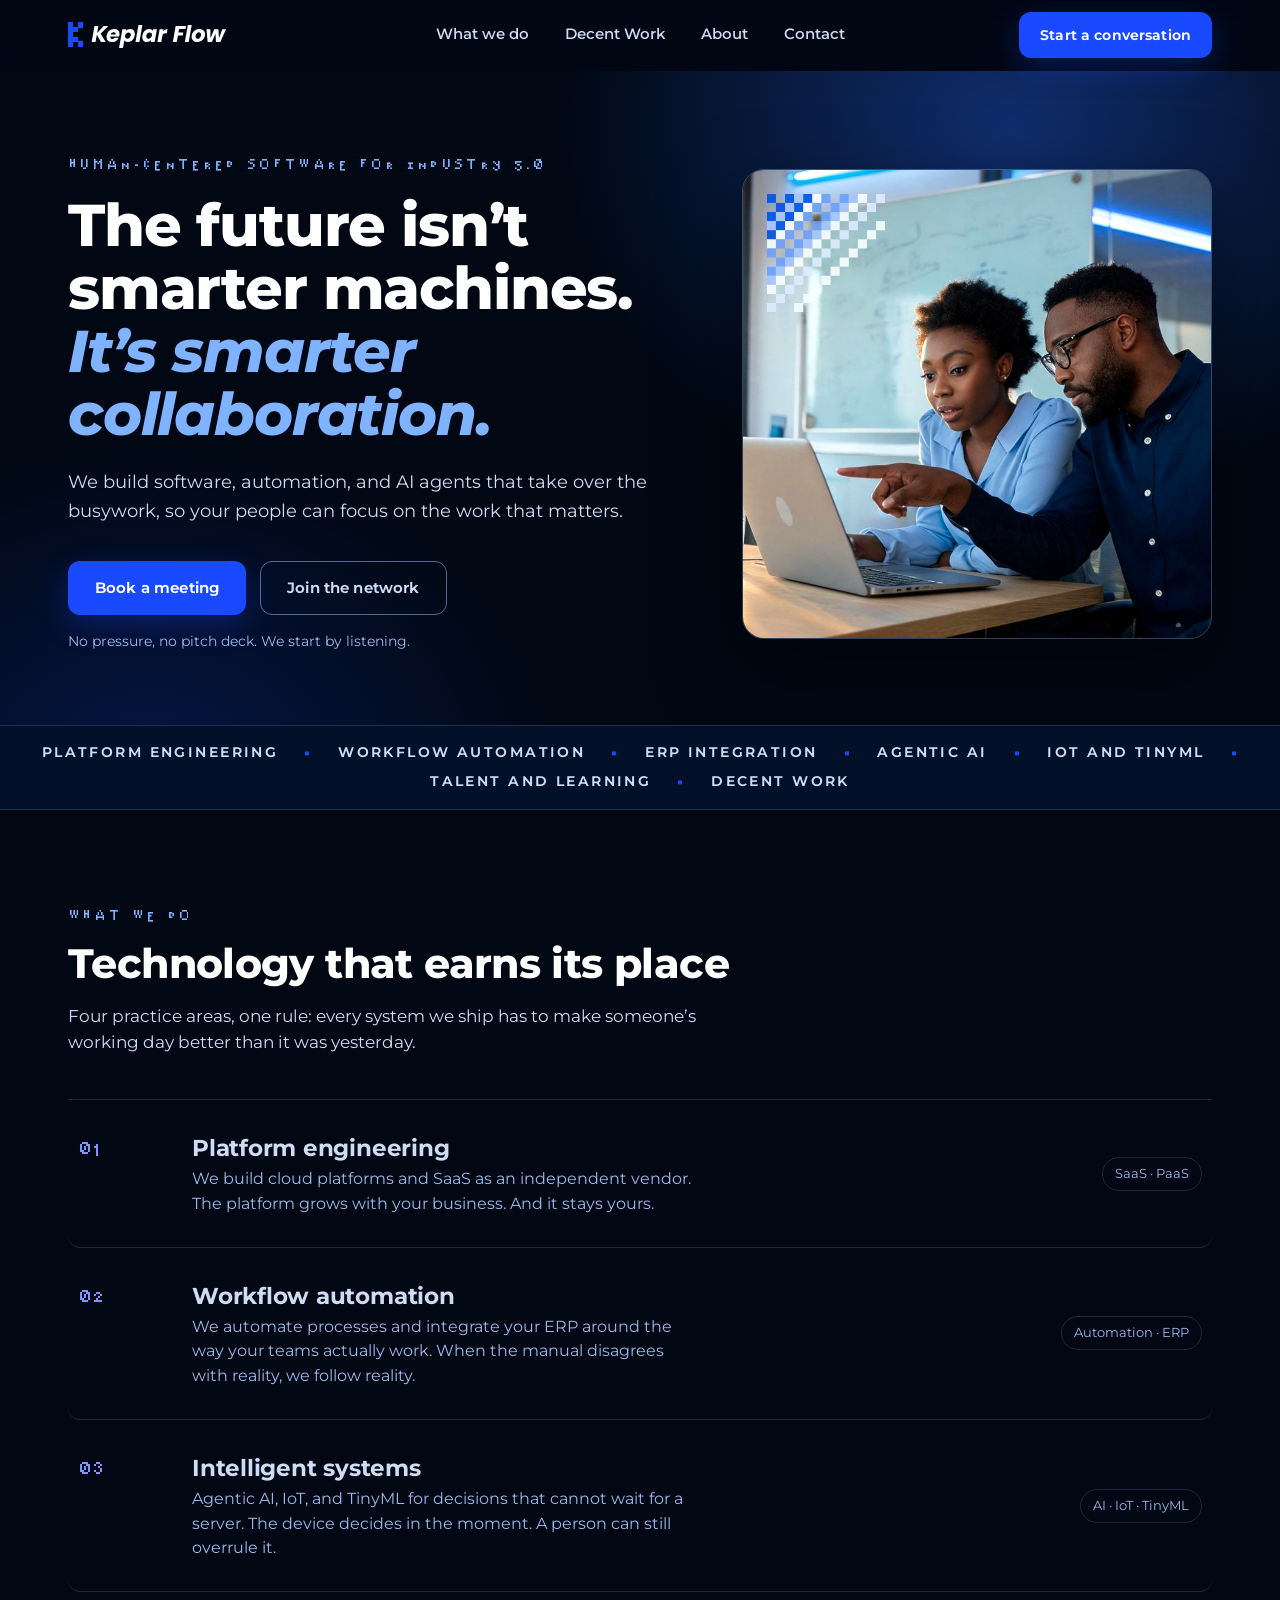
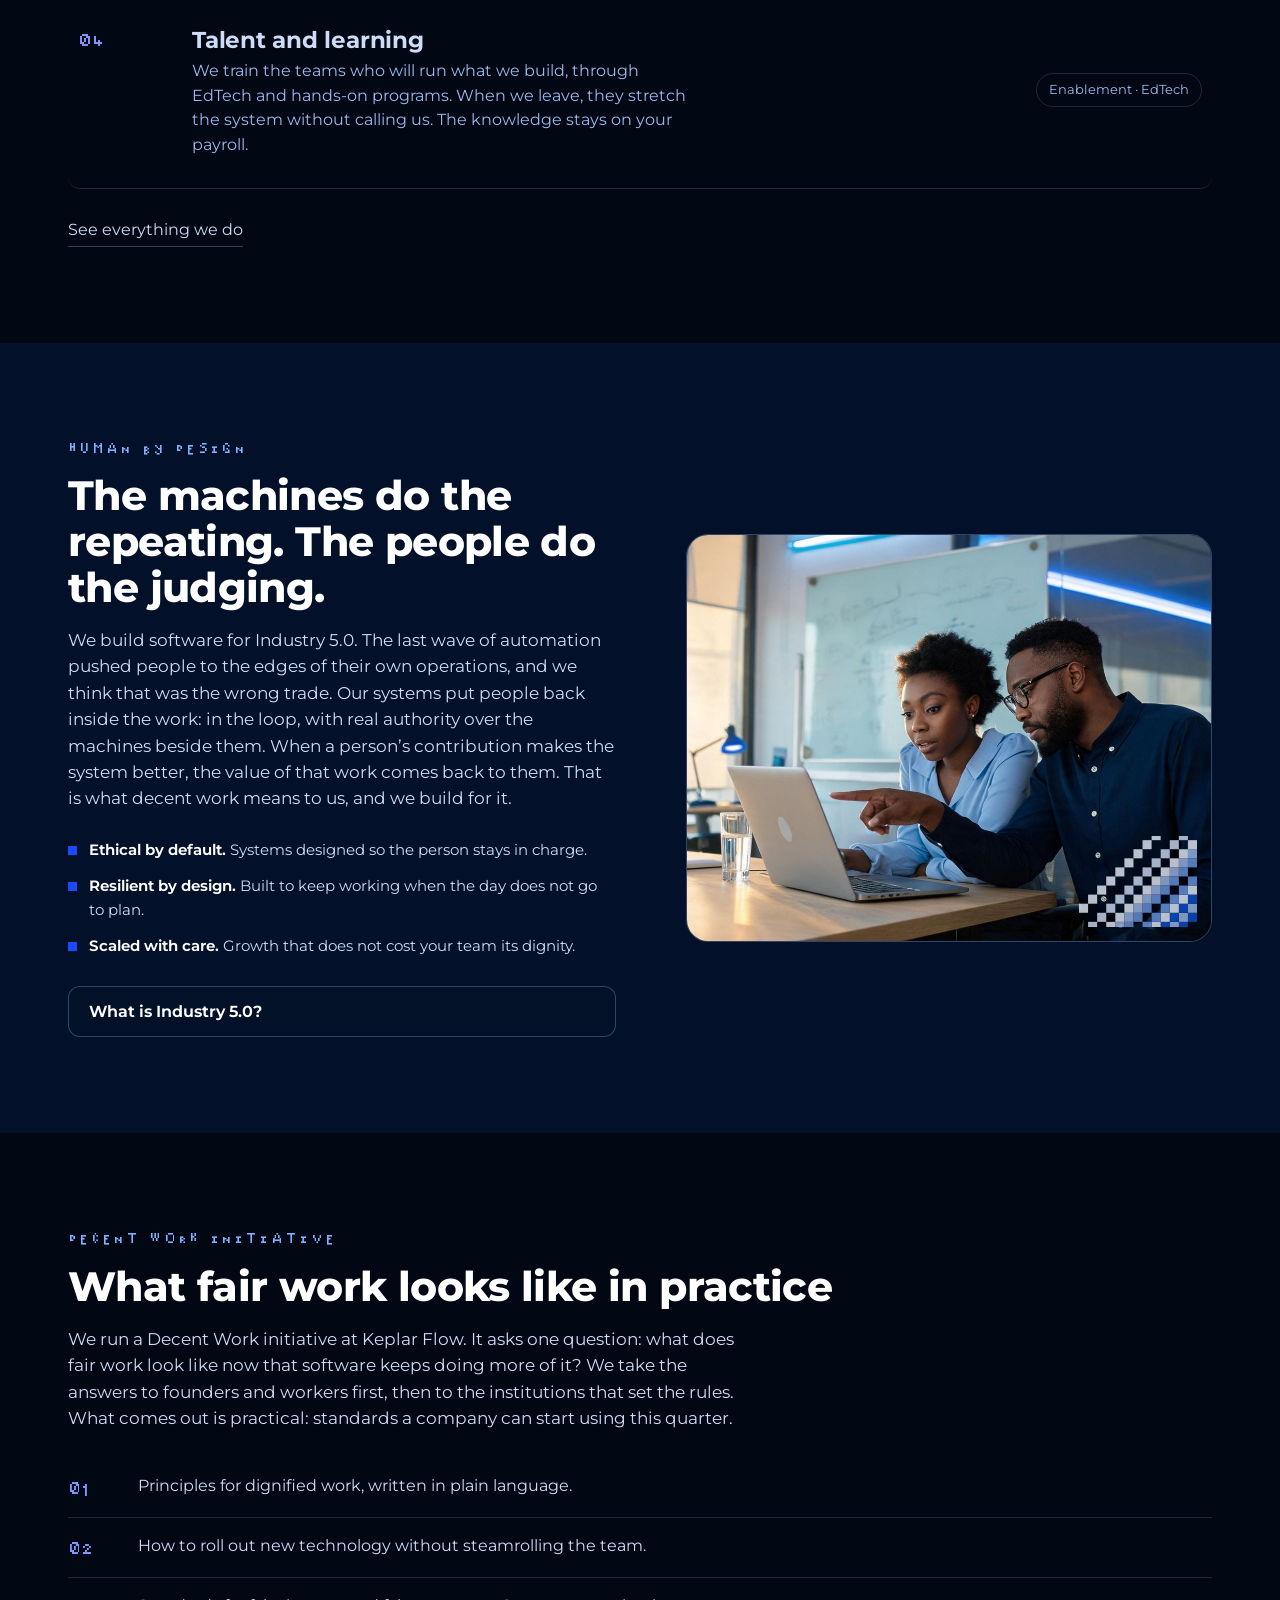
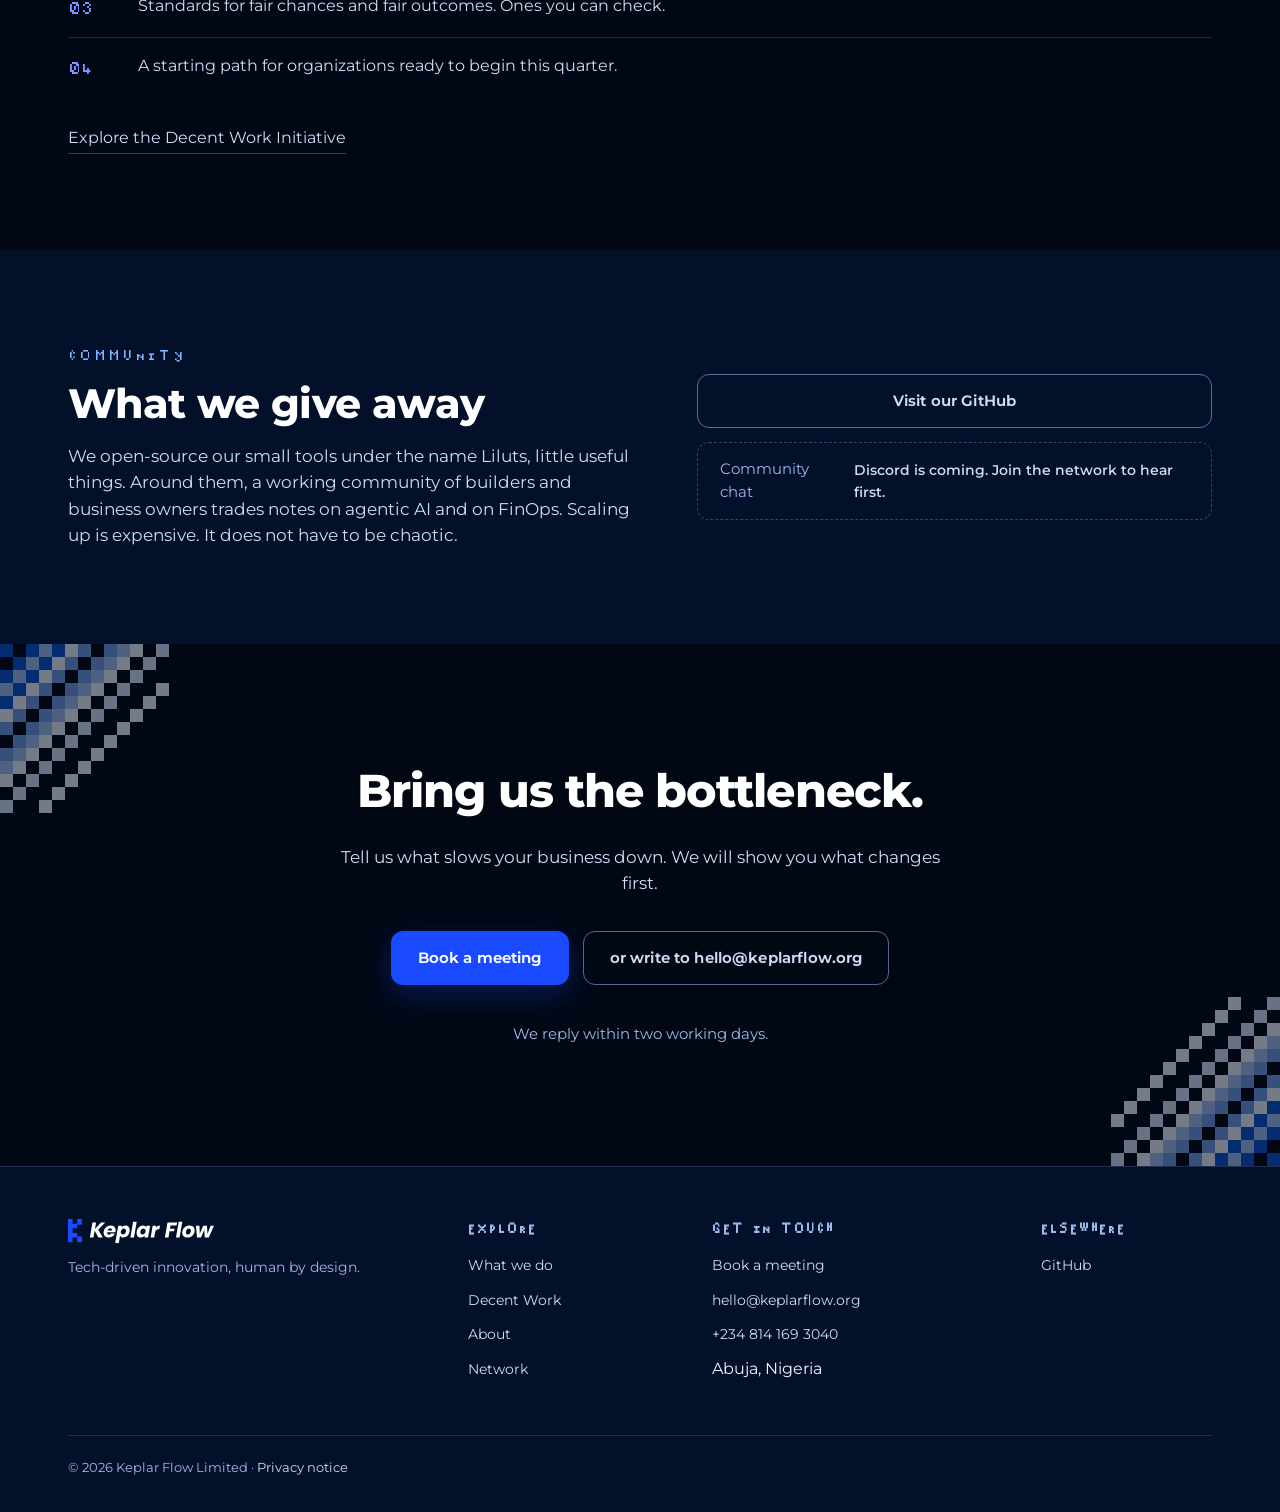
<file: docs/index.html>
<!doctype html>
<html lang="en">
<head>
<meta charset="utf-8">
<meta name="viewport" content="width=device-width, initial-scale=1">
<title>Keplar Flow | Software for Industry 5.0, built in Abuja</title>
<meta name="description" content="A software company in Abuja. We build platforms, automation and AI agents for Industry 5.0: the machines do the repeating, the people do the judging.">
<meta name="theme-color" content="#010814">
<meta property="og:type" content="website">
<meta property="og:title" content="Keplar Flow | Software for Industry 5.0, built in Abuja">
<meta property="og:description" content="Software for Industry 5.0, with the human securely in the loop. Platforms, automation, agentic AI. Built in Abuja.">
<meta property="og:url" content="https://keplarflow.org/">
<meta property="og:image" content="https://keplarflow.org/assets/img/og-image.png">
<meta name="twitter:card" content="summary_large_image">
<link rel="icon" href="assets/img/favicon.ico" sizes="any">
<link rel="icon" type="image/png" sizes="512x512" href="assets/img/favicon-512.png">
<link rel="apple-touch-icon" href="assets/img/apple-touch-icon.png">
<script>document.documentElement.classList.add('js');</script>
<link rel="stylesheet" href="assets/css/main.css">
<script type="application/ld+json">
{
  "@context": "https://schema.org",
  "@type": "Organization",
  "name": "Keplar Flow Limited",
  "url": "https://keplarflow.org/",
  "logo": "https://keplarflow.org/assets/img/logo-primary-white.svg",
  "email": "hello@keplarflow.org",
  "telephone": "+234 814 169 3040",
  "address": {
    "@type": "PostalAddress",
    "addressLocality": "Abuja",
    "addressCountry": "NG"
  },
  "sameAs": ["https://github.com/Keplar-Flow-ltd"]
}
</script>
<link rel="canonical" href="https://keplarflow.org/">
</head>
<body>
<a class="skip" href="#main">Skip to main content</a>

<header class="topnav" id="topnav">
  <div class="bar">
    <a class="brand" href="index.html" aria-label="Keplar Flow, home">
      <img src="assets/img/logo-primary-white.svg" alt="Keplar Flow">
    </a>
    <nav class="links" id="navlinks" aria-label="Main">
      <a href="what-we-do/">What we do</a>
      <a href="decent-work/">Decent Work</a>
      <a href="about/">About</a>
      <a href="contact/">Contact</a>
    </nav>
    <div style="display:flex;gap:12px;align-items:center">
      <button class="navtoggle" id="navtoggle" aria-expanded="false" aria-controls="navlinks">Menu</button>
      <a class="btn btn-primary cta" href="mailto:hello@keplarflow.org">Start a conversation</a>
    </div>
  </div>
</header>

<main id="main">

  <!-- 1 HERO -->
  <section class="hero">
    <div class="glow"></div>
    <div class="glow2"></div>
    <div class="wrap">
      <div class="cols">
        <div>
          <p class="kicker rv">Human-centered software for Industry 5.0</p>
          <h1 class="rv">The future isn&rsquo;t smarter machines. <em>It&rsquo;s smarter collaboration.</em></h1>
          <p class="sub rv">We build software, automation, and AI agents that take over the busywork, so your people can focus on the work that matters.</p>
          <div class="actions rv">
            <a class="btn btn-primary" href="schedule/">Book a meeting</a>
            <a class="btn btn-ghost" href="network/">Join the network</a>
          </div>
          <p class="note rv">No pressure, no pitch deck. We start by listening.</p>
        </div>
        <div class="art rv">
          <div class="corner" aria-hidden="true"><img src="assets/img/flow-dither-corner.svg" alt=""></div>
          <div class="frame">
            <img src="assets/img/human-collab.jpg" alt="A woman and a man at a desk look at a laptop together while he points at the screen. A whiteboard fills the wall behind them." width="1400" height="786" fetchpriority="high">
          </div>
        </div>
      </div>
    </div>
  </section>

  <!-- 2 LABELS STRIP (static list, single copy, no animation) -->
  <div class="strip">
    <ul>
      <li>Platform engineering <span class="sq" aria-hidden="true">&#9632;</span></li>
      <li>Workflow automation <span class="sq" aria-hidden="true">&#9632;</span></li>
      <li>ERP integration <span class="sq" aria-hidden="true">&#9632;</span></li>
      <li>Agentic AI <span class="sq" aria-hidden="true">&#9632;</span></li>
      <li>IoT and TinyML <span class="sq" aria-hidden="true">&#9632;</span></li>
      <li>Talent and learning <span class="sq" aria-hidden="true">&#9632;</span></li>
      <li>Decent work</li>
    </ul>
  </div>

  <!-- 3 WHAT WE DO -->
  <section class="sect" id="what" aria-labelledby="what-t">
    <div class="wrap">
      <div class="kicker">What we do</div>
      <h2 class="t" id="what-t">Technology that earns its place</h2>
      <p class="lead">Four practice areas, one rule: every system we ship has to make someone&rsquo;s working day better than it was yesterday.</p>
      <div class="rows">
        <div class="row rv">
          <div class="n">01</div>
          <div>
            <h3><a href="what-we-do/#platform">Platform engineering</a></h3>
            <p>We build cloud platforms and SaaS as an independent vendor. The platform grows with your business. And it stays yours.</p>
          </div>
          <div class="tag">SaaS &middot; PaaS</div>
        </div>
        <div class="row rv">
          <div class="n">02</div>
          <div>
            <h3><a href="what-we-do/#automation">Workflow automation</a></h3>
            <p>We automate processes and integrate your ERP around the way your teams actually work. When the manual disagrees with reality, we follow reality.</p>
          </div>
          <div class="tag">Automation &middot; ERP</div>
        </div>
        <div class="row rv">
          <div class="n">03</div>
          <div>
            <h3><a href="what-we-do/#intelligent-systems">Intelligent systems</a></h3>
            <p>Agentic AI, IoT, and TinyML for decisions that cannot wait for a server. The device decides in the moment. A person can still overrule it.</p>
          </div>
          <div class="tag">AI &middot; IoT &middot; TinyML</div>
        </div>
        <div class="row rv">
          <div class="n">04</div>
          <div>
            <h3><a href="what-we-do/#talent">Talent and learning</a></h3>
            <p>We train the teams who will run what we build, through EdTech and hands-on programs. When we leave, they stretch the system without calling us. The knowledge stays on your payroll.</p>
          </div>
          <div class="tag">Enablement &middot; EdTech</div>
        </div>
      </div>
      <p class="more rv"><a href="what-we-do/">See everything we do</a></p>
    </div>
  </section>

  <!-- 4 HUMAN BY DESIGN -->
  <section class="sect alt" id="human" aria-labelledby="human-t">
    <div class="wrap">
      <div class="split">
        <div>
          <div class="kicker">Human by design</div>
          <h2 class="t" id="human-t">The machines do the repeating. The people do the judging.</h2>
          <p class="lead">We build software for Industry 5.0. The last wave of automation pushed people to the edges of their own operations, and we think that was the wrong trade. Our systems put people back inside the work: in the loop, with real authority over the machines beside them. When a person&rsquo;s contribution makes the system better, the value of that work comes back to them. That is what decent work means to us, and we build for it.</p>
          <div class="ticks">
            <div class="tick"><i aria-hidden="true"></i><span><b>Ethical by default.</b> Systems designed so the person stays in charge.</span></div>
            <div class="tick"><i aria-hidden="true"></i><span><b>Resilient by design.</b> Built to keep working when the day does not go to plan.</span></div>
            <div class="tick"><i aria-hidden="true"></i><span><b>Scaled with care.</b> Growth that does not cost your team its dignity.</span></div>
          </div>
          <details class="whatis">
            <summary>What is Industry 5.0?</summary>
            <p class="body">Industry 4.0 connected workplaces through automation and data. Industry 5.0 adds the human layer: technology that serves workers, supports sustainability, and stays resilient when conditions change.</p>
          </details>
        </div>
        <div class="media rv">
          <img src="assets/img/human-collab.jpg" alt="A woman and a man at a desk look at a laptop together while he points at the screen. A whiteboard fills the wall behind them." width="1400" height="786" loading="lazy">
          <div class="corner" aria-hidden="true"><img src="assets/img/flow-dither-corner.svg" alt=""></div>
        </div>
      </div>
    </div>
  </section>

  <!-- 5 DECENT WORK TEASER -->
  <section class="sect" id="decent-work" aria-labelledby="dw-t">
    <div class="wrap">
      <div class="kicker">Decent Work Initiative</div>
      <h2 class="t" id="dw-t">What fair work looks like in practice</h2>
      <p class="lead">We run a Decent Work initiative at Keplar Flow. It asks one question: what does fair work look like now that software keeps doing more of it? We take the answers to founders and workers first, then to the institutions that set the rules. What comes out is practical: standards a company can start using this quarter.</p>
      <div class="dlist">
        <div class="d"><span>01</span> Principles for dignified work, written in plain language.</div>
        <div class="d"><span>02</span> How to roll out new technology without steamrolling the team.</div>
        <div class="d"><span>03</span> Standards for fair chances and fair outcomes. Ones you can check.</div>
        <div class="d"><span>04</span> A starting path for organizations ready to begin this quarter.</div>
      </div>
      <p class="more"><a href="decent-work/">Explore the Decent Work Initiative</a></p>
    </div>
  </section>

  <!-- 6 COMMUNITY -->
  <section class="sect alt" id="community" aria-labelledby="com-t">
    <div class="wrap">
      <div class="community">
        <div>
          <div class="kicker">Community</div>
          <h2 class="t" id="com-t">What we give away</h2>
          <p class="lead">We open-source our small tools under the name Liluts, little useful things. Around them, a working community of builders and business owners trades notes on agentic AI and on FinOps. Scaling up is expensive. It does not have to be chaotic.</p>
        </div>
        <div class="actions-col rv">
          <a class="btn btn-ghost" href="https://github.com/Keplar-Flow-ltd" rel="noopener">Visit our GitHub</a>
          <div class="soon chat"><span>Community chat</span><b><a href="network/">Discord is coming. Join the network to hear first.</a></b></div>
        </div>
      </div>
    </div>
  </section>

  <!-- 7 CLOSING BAND -->
  <section class="contact" aria-labelledby="close-t">
    <div class="corner-tl" aria-hidden="true"><img src="assets/img/flow-dither-corner.svg" alt=""></div>
    <div class="corner-br" aria-hidden="true"><img src="assets/img/flow-dither-corner.svg" alt=""></div>
    <div class="wrap">
      <h2 class="rv" id="close-t">Bring us the bottleneck.</h2>
      <p class="sub rv">Tell us what slows your business down. We will show you what changes first.</p>
      <div class="actions rv">
        <a class="btn btn-primary" href="schedule/">Book a meeting</a>
        <a class="btn btn-ghost" href="mailto:hello@keplarflow.org">or write to hello@keplarflow.org</a>
      </div>
      <div class="lines rv">
        <span>We reply within two working days.</span>
      </div>
    </div>
  </section>

</main>

<footer class="site">
  <div class="wrap">
    <div class="cols fcols">
      <div class="brand">
        <img src="assets/img/logo-primary-white.svg" alt="Keplar Flow">
        <p class="tag">Tech-driven innovation, human by design.</p>
      </div>
      <div>
        <h4>Explore</h4>
        <ul>
          <li><a href="what-we-do/">What we do</a></li>
          <li><a href="decent-work/">Decent Work</a></li>
          <li><a href="about/">About</a></li>
          <li><a href="network/">Network</a></li>
        </ul>
      </div>
      <div>
        <h4>Get in touch</h4>
        <ul>
          <li><a href="schedule/">Book a meeting</a></li>
          <li><a href="mailto:hello@keplarflow.org">hello@keplarflow.org</a></li>
          <li><a href="tel:+2348141693040">+234 814 169 3040</a></li>
          <li>Abuja, Nigeria</li>
        </ul>
      </div>
      <div>
        <h4>Elsewhere</h4>
        <ul>
          <li><a href="https://github.com/Keplar-Flow-ltd" rel="noopener">GitHub</a></li>
        </ul>
      </div>
    </div>
    <div class="base">
      <p>&copy; 2026 Keplar Flow Limited &middot; <a href="privacy/">Privacy notice</a></p>
    </div>
  </div>
</footer>

<script src="assets/js/main.js"></script>
</body>
</html>
</file>
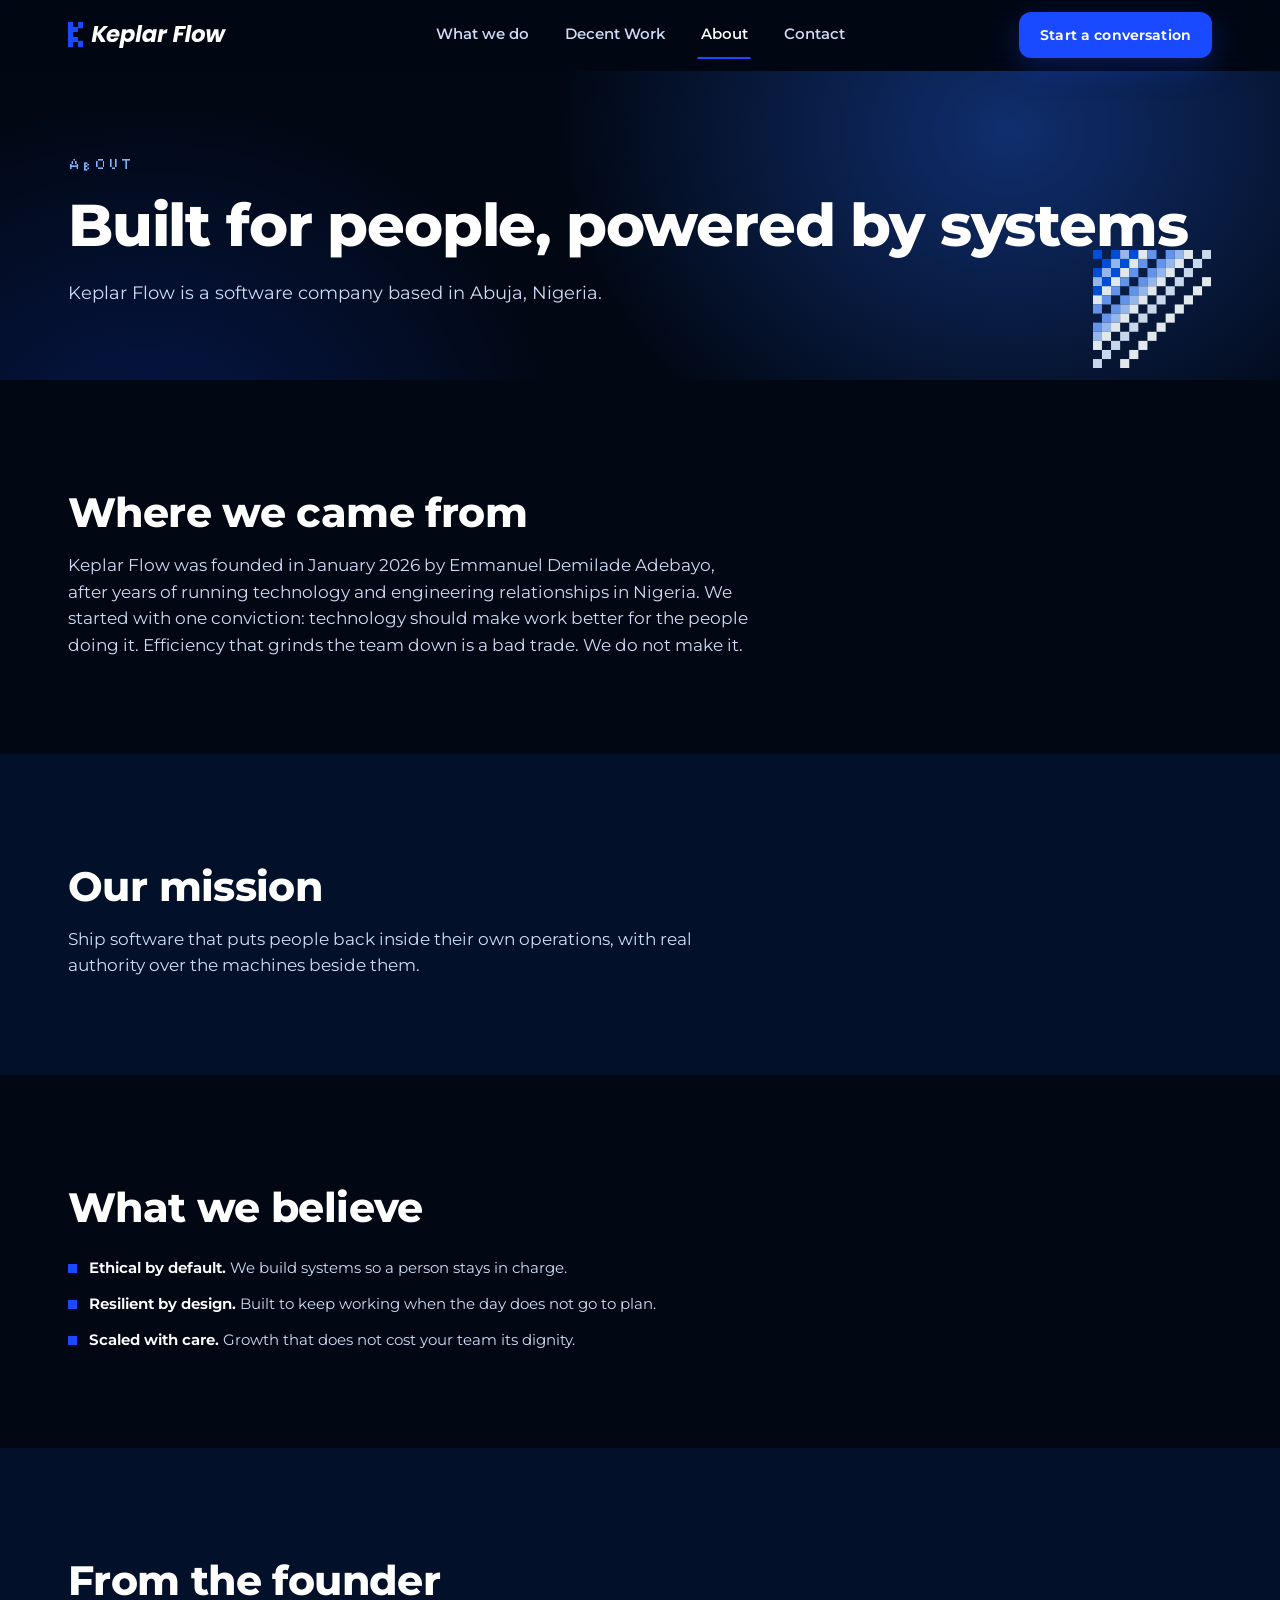
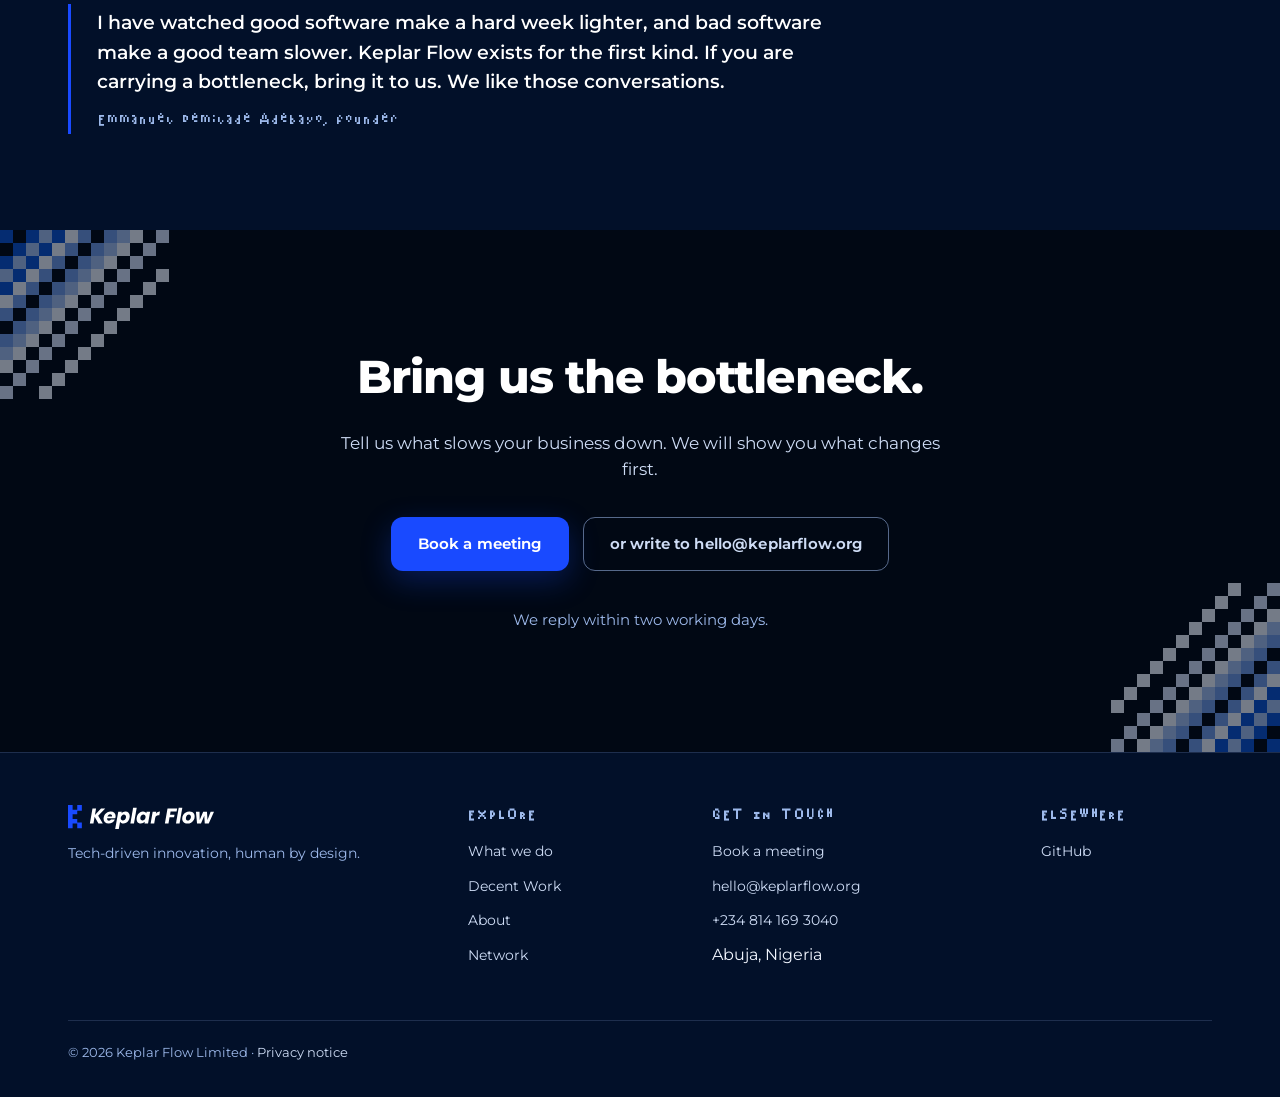
<file: docs/about/index.html>
<!doctype html>
<html lang="en">
<head>
<meta charset="utf-8">
<meta name="viewport" content="width=device-width, initial-scale=1">
<title>About Keplar Flow | Built for people</title>
<meta name="description" content="A software company in Abuja, founded January 2026. We ship software that puts people back inside their own operations, with real authority.">
<meta name="theme-color" content="#010814">
<meta property="og:type" content="website">
<meta property="og:title" content="About Keplar Flow | Built for people">
<meta property="og:description" content="A software company in Abuja, founded January 2026. We ship software that puts people back inside their own operations, with real authority.">
<meta property="og:url" content="https://keplarflow.org/about/">
<meta property="og:image" content="https://keplarflow.org/assets/img/og-image.png">
<meta name="twitter:card" content="summary_large_image">
<link rel="icon" href="../assets/img/favicon.ico" sizes="any">
<link rel="icon" type="image/png" sizes="512x512" href="../assets/img/favicon-512.png">
<link rel="apple-touch-icon" href="../assets/img/apple-touch-icon.png">
<script>document.documentElement.classList.add('js');</script>
<link rel="stylesheet" href="../assets/css/main.css">
<link rel="canonical" href="https://keplarflow.org/about/">
</head>
<body>
<a class="skip" href="#main">Skip to main content</a>

<header class="topnav" id="topnav">
  <div class="bar">
    <a class="brand" href="../index.html" aria-label="Keplar Flow, home">
      <img src="../assets/img/logo-primary-white.svg" alt="Keplar Flow">
    </a>
    <nav class="links" id="navlinks" aria-label="Main">
      <a href="../what-we-do/">What we do</a>
      <a href="../decent-work/">Decent Work</a>
      <a href="../about/" aria-current="page">About</a>
      <a href="../contact/">Contact</a>
    </nav>
    <div style="display:flex;gap:12px;align-items:center">
      <button class="navtoggle" id="navtoggle" aria-expanded="false" aria-controls="navlinks">Menu</button>
      <a class="btn btn-primary cta" href="mailto:hello@keplarflow.org">Start a conversation</a>
    </div>
  </div>
</header>

<main id="main">

  <!-- HERO -->
  <section class="hero slim">
    <div class="glow"></div>
    <div class="glow2"></div>
    <div class="wrap">
      <div class="cols">
        <div>
          <p class="kicker rv">About</p>
          <h1 class="rv">Built for people, powered by systems</h1>
          <p class="sub rv">Keplar Flow is a software company based in Abuja, Nigeria.</p>
        </div>
        <div class="art rv">
          <div class="corner" aria-hidden="true"><img src="../assets/img/flow-dither-corner.svg" alt=""></div>
        </div>
      </div>
    </div>
  </section>

  <!-- WHERE WE CAME FROM -->
  <section class="sect" id="origin" aria-labelledby="origin-t">
    <div class="wrap">
      <h2 class="t rv" id="origin-t">Where we came from</h2>
      <p class="lead rv">Keplar Flow was founded in January 2026 by Emmanuel Demilade Adebayo, after years of running technology and engineering relationships in Nigeria. We started with one conviction: technology should make work better for the people doing it. Efficiency that grinds the team down is a bad trade. We do not make it.</p>
    </div>
  </section>

  <!-- OUR MISSION -->
  <section class="sect alt" id="mission" aria-labelledby="mission-t">
    <div class="wrap">
      <h2 class="t rv" id="mission-t">Our mission</h2>
      <p class="lead rv">Ship software that puts people back inside their own operations, with real authority over the machines beside them.</p>
    </div>
  </section>

  <!-- WHAT WE BELIEVE -->
  <section class="sect" id="believe" aria-labelledby="believe-t">
    <div class="wrap">
      <h2 class="t rv" id="believe-t">What we believe</h2>
      <div class="ticks">
        <div class="tick"><i aria-hidden="true"></i><span><b>Ethical by default.</b> We build systems so a person stays in charge.</span></div>
        <div class="tick"><i aria-hidden="true"></i><span><b>Resilient by design.</b> Built to keep working when the day does not go to plan.</span></div>
        <div class="tick"><i aria-hidden="true"></i><span><b>Scaled with care.</b> Growth that does not cost your team its dignity.</span></div>
      </div>
    </div>
  </section>

  <!-- FROM THE FOUNDER -->
  <section class="sect alt" id="founder" aria-labelledby="founder-t">
    <div class="wrap">
      <h2 class="t rv" id="founder-t">From the founder</h2>
      <figure class="founder rv">
        <blockquote>
          <p>I have watched good software make a hard week lighter, and bad software make a good team slower. Keplar Flow exists for the first kind. If you are carrying a bottleneck, bring it to us. We like those conversations.</p>
        </blockquote>
        <figcaption>Emmanuel Demilade Adebayo, founder</figcaption>
      </figure>
    </div>
  </section>

  <!-- CLOSING BAND -->
  <section class="contact" aria-labelledby="close-t">
    <div class="corner-tl" aria-hidden="true"><img src="../assets/img/flow-dither-corner.svg" alt=""></div>
    <div class="corner-br" aria-hidden="true"><img src="../assets/img/flow-dither-corner.svg" alt=""></div>
    <div class="wrap">
      <h2 class="rv" id="close-t">Bring us the bottleneck.</h2>
      <p class="sub rv">Tell us what slows your business down. We will show you what changes first.</p>
      <div class="actions rv">
        <a class="btn btn-primary" href="../schedule/">Book a meeting</a>
        <a class="btn btn-ghost" href="mailto:hello@keplarflow.org">or write to hello@keplarflow.org</a>
      </div>
      <div class="lines rv">
        <span>We reply within two working days.</span>
      </div>
    </div>
  </section>

</main>

<footer class="site">
  <div class="wrap">
    <div class="cols fcols">
      <div class="brand">
        <img src="../assets/img/logo-primary-white.svg" alt="Keplar Flow">
        <p class="tag">Tech-driven innovation, human by design.</p>
      </div>
      <div>
        <h4>Explore</h4>
        <ul>
          <li><a href="../what-we-do/">What we do</a></li>
          <li><a href="../decent-work/">Decent Work</a></li>
          <li><a href="../about/" aria-current="page">About</a></li>
          <li><a href="../network/">Network</a></li>
        </ul>
      </div>
      <div>
        <h4>Get in touch</h4>
        <ul>
          <li><a href="../schedule/">Book a meeting</a></li>
          <li><a href="mailto:hello@keplarflow.org">hello@keplarflow.org</a></li>
          <li><a href="tel:+2348141693040">+234 814 169 3040</a></li>
          <li>Abuja, Nigeria</li>
        </ul>
      </div>
      <div>
        <h4>Elsewhere</h4>
        <ul>
          <li><a href="https://github.com/Keplar-Flow-ltd" rel="noopener">GitHub</a></li>
        </ul>
      </div>
    </div>
    <div class="base">
      <p>&copy; 2026 Keplar Flow Limited &middot; <a href="../privacy/">Privacy notice</a></p>
    </div>
  </div>
</footer>

<script src="../assets/js/main.js"></script>
</body>
</html>
</file>
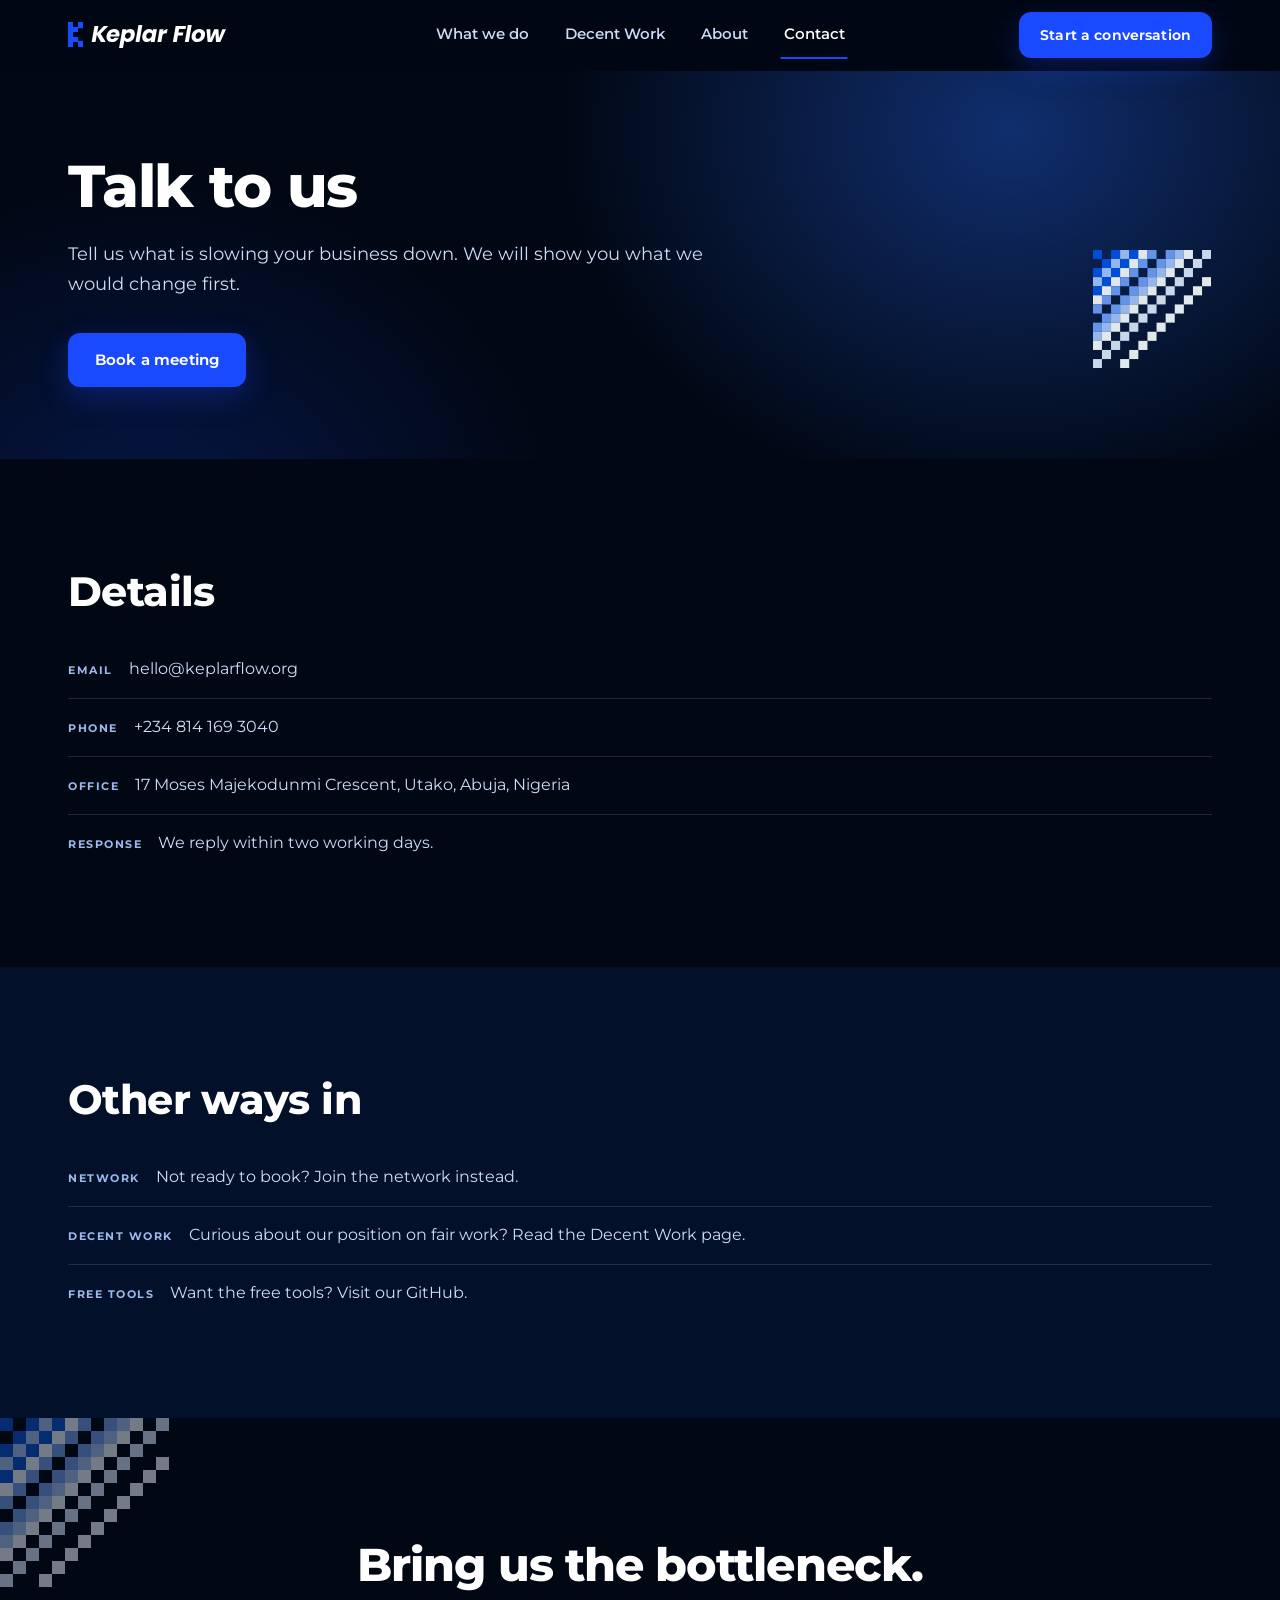
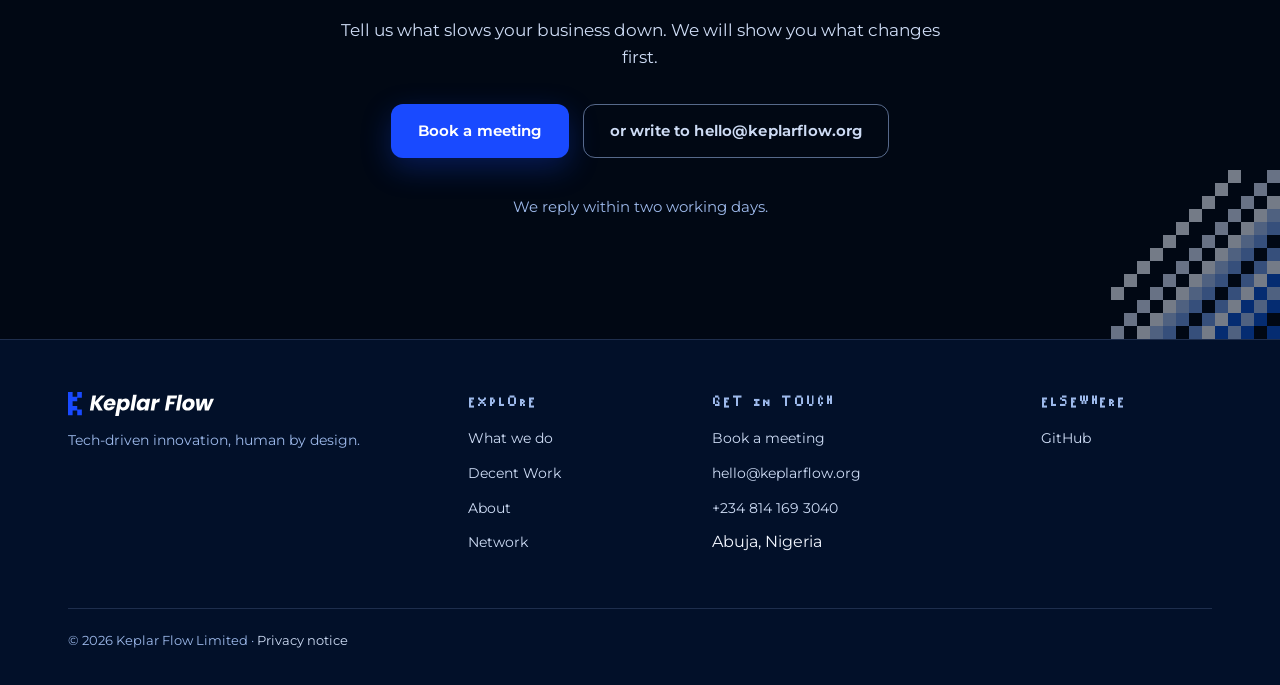
<file: docs/contact/index.html>
<!doctype html>
<html lang="en">
<head>
<meta charset="utf-8">
<meta name="viewport" content="width=device-width, initial-scale=1">
<title>Contact Keplar Flow | Talk to us</title>
<meta name="description" content="Tell us what is slowing your business down. Book a meeting, call +234 814 169 3040, or write to hello@keplarflow.org.">
<meta name="theme-color" content="#010814">
<meta property="og:type" content="website">
<meta property="og:title" content="Contact Keplar Flow | Talk to us">
<meta property="og:description" content="Tell us what is slowing your business down. Book a meeting, call +234 814 169 3040, or write to hello@keplarflow.org.">
<meta property="og:url" content="https://keplarflow.org/contact/">
<meta property="og:image" content="https://keplarflow.org/assets/img/og-image.png">
<meta name="twitter:card" content="summary_large_image">
<link rel="icon" href="../assets/img/favicon.ico" sizes="any">
<link rel="icon" type="image/png" sizes="512x512" href="../assets/img/favicon-512.png">
<link rel="apple-touch-icon" href="../assets/img/apple-touch-icon.png">
<script>document.documentElement.classList.add('js');</script>
<link rel="stylesheet" href="../assets/css/main.css">
<link rel="canonical" href="https://keplarflow.org/contact/">
</head>
<body>
<a class="skip" href="#main">Skip to main content</a>

<header class="topnav" id="topnav">
  <div class="bar">
    <a class="brand" href="../index.html" aria-label="Keplar Flow, home">
      <img src="../assets/img/logo-primary-white.svg" alt="Keplar Flow">
    </a>
    <nav class="links" id="navlinks" aria-label="Main">
      <a href="../what-we-do/">What we do</a>
      <a href="../decent-work/">Decent Work</a>
      <a href="../about/">About</a>
      <a href="../contact/" aria-current="page">Contact</a>
    </nav>
    <div style="display:flex;gap:12px;align-items:center">
      <button class="navtoggle" id="navtoggle" aria-expanded="false" aria-controls="navlinks">Menu</button>
      <a class="btn btn-primary cta" href="mailto:hello@keplarflow.org">Start a conversation</a>
    </div>
  </div>
</header>

<main id="main">

  <!-- HERO -->
  <section class="hero slim">
    <div class="glow"></div>
    <div class="glow2"></div>
    <div class="wrap">
      <div class="cols">
        <div>
          <h1 class="rv">Talk to us</h1>
          <p class="sub rv">Tell us what is slowing your business down. We will show you what we would change first.</p>
          <div class="actions rv">
            <a class="btn btn-primary" href="../schedule/">Book a meeting</a>
          </div>
        </div>
        <div class="art rv">
          <div class="corner" aria-hidden="true"><img src="../assets/img/flow-dither-corner.svg" alt=""></div>
        </div>
      </div>
    </div>
  </section>

  <!-- DETAILS (the only page carrying the street address) -->
  <section class="sect" id="details" aria-labelledby="details-t">
    <div class="wrap">
      <h2 class="t rv" id="details-t">Details</h2>
      <div class="dlist words">
        <div class="d"><span>Email</span> <p><a href="mailto:hello@keplarflow.org">hello@keplarflow.org</a></p></div>
        <div class="d"><span>Phone</span> <p><a href="tel:+2348141693040">+234 814 169 3040</a></p></div>
        <div class="d"><span>Office</span> <p>17 Moses Majekodunmi Crescent, Utako, Abuja, Nigeria</p></div>
        <div class="d"><span>Response</span> <p>We reply within two working days.</p></div>
      </div>
    </div>
  </section>

  <!-- OTHER WAYS IN -->
  <section class="sect alt" id="other-ways" aria-labelledby="other-t">
    <div class="wrap">
      <h2 class="t rv" id="other-t">Other ways in</h2>
      <div class="dlist words">
        <div class="d"><span>Network</span> <p>Not ready to book? <a href="../network/">Join the network instead</a>.</p></div>
        <div class="d"><span>Decent Work</span> <p>Curious about our position on fair work? <a href="../decent-work/">Read the Decent Work page</a>.</p></div>
        <div class="d"><span>Free tools</span> <p>Want the free tools? <a href="https://github.com/Keplar-Flow-ltd" rel="noopener">Visit our GitHub</a>.</p></div>
      </div>
    </div>
  </section>

  <!-- CLOSING BAND -->
  <section class="contact" aria-labelledby="close-t">
    <div class="corner-tl" aria-hidden="true"><img src="../assets/img/flow-dither-corner.svg" alt=""></div>
    <div class="corner-br" aria-hidden="true"><img src="../assets/img/flow-dither-corner.svg" alt=""></div>
    <div class="wrap">
      <h2 class="rv" id="close-t">Bring us the bottleneck.</h2>
      <p class="sub rv">Tell us what slows your business down. We will show you what changes first.</p>
      <div class="actions rv">
        <a class="btn btn-primary" href="../schedule/">Book a meeting</a>
        <a class="btn btn-ghost" href="mailto:hello@keplarflow.org">or write to hello@keplarflow.org</a>
      </div>
      <div class="lines rv">
        <span>We reply within two working days.</span>
      </div>
    </div>
  </section>

</main>

<footer class="site">
  <div class="wrap">
    <div class="cols fcols">
      <div class="brand">
        <img src="../assets/img/logo-primary-white.svg" alt="Keplar Flow">
        <p class="tag">Tech-driven innovation, human by design.</p>
      </div>
      <div>
        <h4>Explore</h4>
        <ul>
          <li><a href="../what-we-do/">What we do</a></li>
          <li><a href="../decent-work/">Decent Work</a></li>
          <li><a href="../about/">About</a></li>
          <li><a href="../network/">Network</a></li>
        </ul>
      </div>
      <div>
        <h4>Get in touch</h4>
        <ul>
          <li><a href="../schedule/">Book a meeting</a></li>
          <li><a href="mailto:hello@keplarflow.org">hello@keplarflow.org</a></li>
          <li><a href="tel:+2348141693040">+234 814 169 3040</a></li>
          <li>Abuja, Nigeria</li>
        </ul>
      </div>
      <div>
        <h4>Elsewhere</h4>
        <ul>
          <li><a href="https://github.com/Keplar-Flow-ltd" rel="noopener">GitHub</a></li>
        </ul>
      </div>
    </div>
    <div class="base">
      <p>&copy; 2026 Keplar Flow Limited &middot; <a href="../privacy/">Privacy notice</a></p>
    </div>
  </div>
</footer>

<script src="../assets/js/main.js"></script>
</body>
</html>
</file>
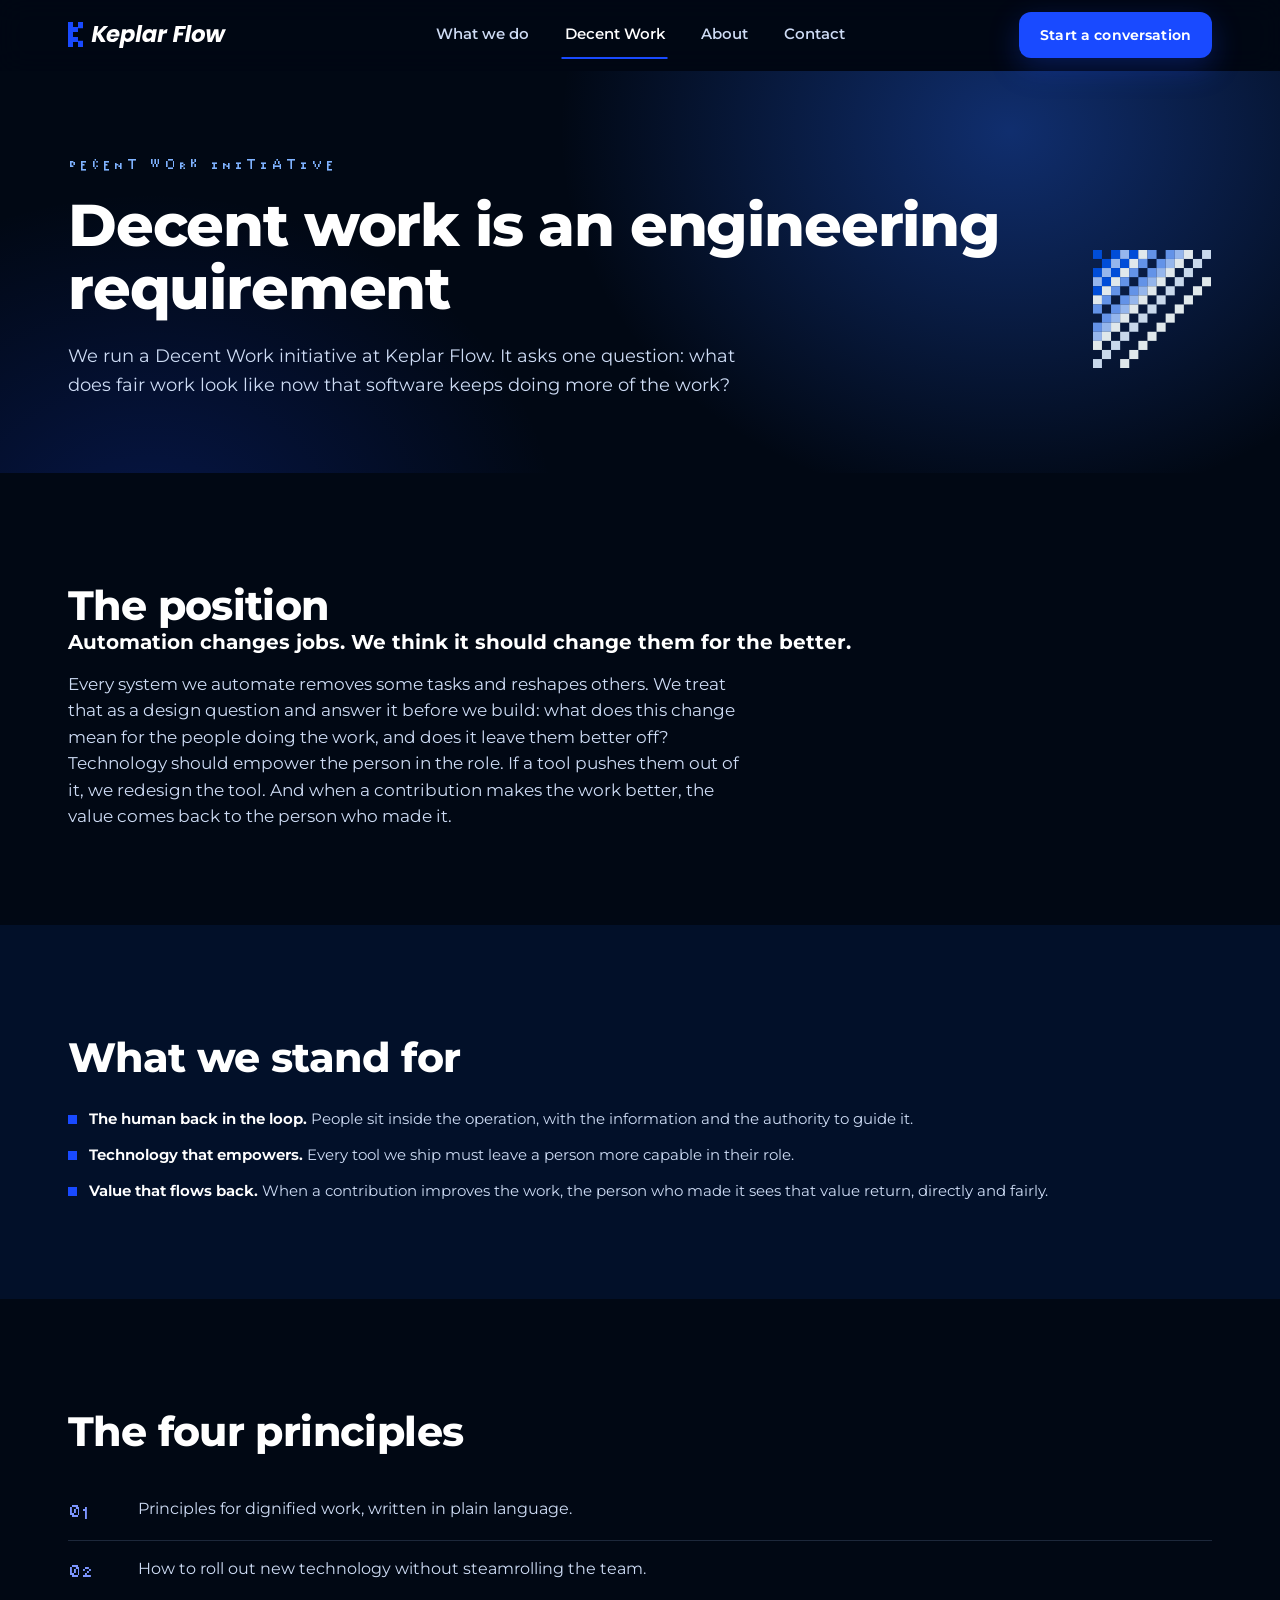
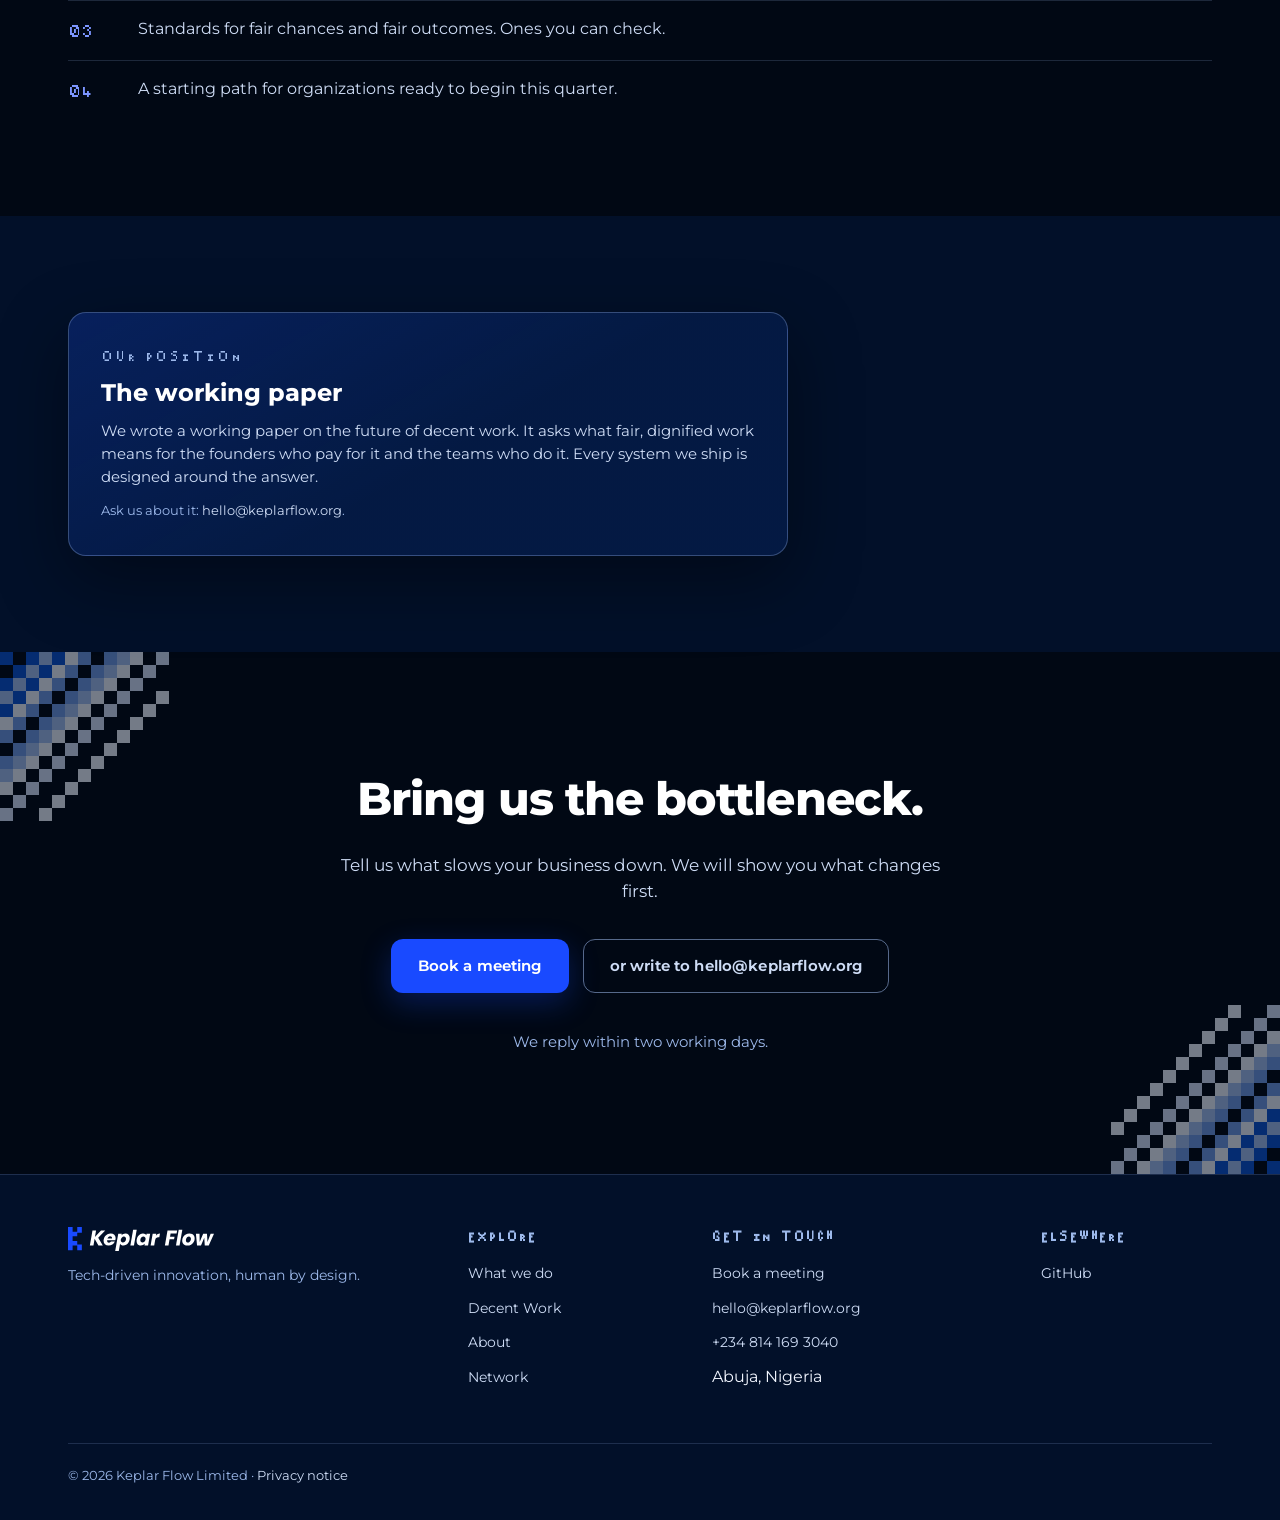
<file: docs/decent-work/index.html>
<!doctype html>
<html lang="en">
<head>
<meta charset="utf-8">
<meta name="viewport" content="width=device-width, initial-scale=1">
<title>Decent Work Initiative | Keplar Flow</title>
<meta name="description" content="Our commitment to fair, dignified work, and the working paper behind it. What fair work looks like now that software keeps doing more of it.">
<meta name="theme-color" content="#010814">
<meta property="og:type" content="website">
<meta property="og:title" content="Decent Work Initiative | Keplar Flow">
<meta property="og:description" content="Our commitment to fair, dignified work, and the working paper behind it. What fair work looks like now that software keeps doing more of it.">
<meta property="og:url" content="https://keplarflow.org/decent-work/">
<meta property="og:image" content="https://keplarflow.org/assets/img/og-image.png">
<meta name="twitter:card" content="summary_large_image">
<link rel="icon" href="../assets/img/favicon.ico" sizes="any">
<link rel="icon" type="image/png" sizes="512x512" href="../assets/img/favicon-512.png">
<link rel="apple-touch-icon" href="../assets/img/apple-touch-icon.png">
<script>document.documentElement.classList.add('js');</script>
<link rel="stylesheet" href="../assets/css/main.css">
<link rel="canonical" href="https://keplarflow.org/decent-work/">
</head>
<body>
<a class="skip" href="#main">Skip to main content</a>

<header class="topnav" id="topnav">
  <div class="bar">
    <a class="brand" href="../index.html" aria-label="Keplar Flow, home">
      <img src="../assets/img/logo-primary-white.svg" alt="Keplar Flow">
    </a>
    <nav class="links" id="navlinks" aria-label="Main">
      <a href="../what-we-do/">What we do</a>
      <a href="../decent-work/" aria-current="page">Decent Work</a>
      <a href="../about/">About</a>
      <a href="../contact/">Contact</a>
    </nav>
    <div style="display:flex;gap:12px;align-items:center">
      <button class="navtoggle" id="navtoggle" aria-expanded="false" aria-controls="navlinks">Menu</button>
      <a class="btn btn-primary cta" href="mailto:hello@keplarflow.org">Start a conversation</a>
    </div>
  </div>
</header>

<main id="main">

  <!-- HERO -->
  <section class="hero slim">
    <div class="glow"></div>
    <div class="glow2"></div>
    <div class="wrap">
      <div class="cols">
        <div>
          <p class="kicker rv">Decent Work Initiative</p>
          <h1 class="rv">Decent work is an engineering requirement</h1>
          <p class="sub rv">We run a Decent Work initiative at Keplar Flow. It asks one question: what does fair work look like now that software keeps doing more of the work?</p>
        </div>
        <div class="art rv">
          <div class="corner" aria-hidden="true"><img src="../assets/img/flow-dither-corner.svg" alt=""></div>
        </div>
      </div>
    </div>
  </section>

  <!-- THE POSITION -->
  <section class="sect" id="position" aria-labelledby="position-t">
    <div class="wrap">
      <h2 class="t rv" id="position-t">The position</h2>
      <h3 class="statement rv">Automation changes jobs. We think it should change them for the better.</h3>
      <p class="lead rv">Every system we automate removes some tasks and reshapes others. We treat that as a design question and answer it before we build: what does this change mean for the people doing the work, and does it leave them better off? Technology should empower the person in the role. If a tool pushes them out of it, we redesign the tool. And when a contribution makes the work better, the value comes back to the person who made it.</p>
    </div>
  </section>

  <!-- WHAT WE STAND FOR -->
  <section class="sect alt" id="stand-for" aria-labelledby="stand-t">
    <div class="wrap">
      <h2 class="t rv" id="stand-t">What we stand for</h2>
      <div class="ticks">
        <div class="tick"><i aria-hidden="true"></i><span><b>The human back in the loop.</b> People sit inside the operation, with the information and the authority to guide it.</span></div>
        <div class="tick"><i aria-hidden="true"></i><span><b>Technology that empowers.</b> Every tool we ship must leave a person more capable in their role.</span></div>
        <div class="tick"><i aria-hidden="true"></i><span><b>Value that flows back.</b> When a contribution improves the work, the person who made it sees that value return, directly and fairly.</span></div>
      </div>
    </div>
  </section>

  <!-- THE FOUR PRINCIPLES -->
  <section class="sect" id="principles" aria-labelledby="principles-t">
    <div class="wrap">
      <h2 class="t rv" id="principles-t">The four principles</h2>
      <div class="dlist">
        <div class="d"><span>01</span> Principles for dignified work, written in plain language.</div>
        <div class="d"><span>02</span> How to roll out new technology without steamrolling the team.</div>
        <div class="d"><span>03</span> Standards for fair chances and fair outcomes. Ones you can check.</div>
        <div class="d"><span>04</span> A starting path for organizations ready to begin this quarter.</div>
      </div>
    </div>
  </section>

  <!-- THE WORKING PAPER -->
  <section class="sect alt" id="paper" aria-labelledby="paper-t">
    <div class="wrap">
      <aside class="memo rv" style="max-width:720px">
        <div class="pk">Our position</div>
        <h3 id="paper-t">The working paper</h3>
        <p>We wrote a working paper on the future of decent work. It asks what fair, dignified work means for the founders who pay for it and the teams who do it. Every system we ship is designed around the answer.</p>
        <p class="note">Ask us about it: <a href="mailto:hello@keplarflow.org?subject=Decent%20Work%20working%20paper">hello@keplarflow.org</a>.</p>
      </aside>
    </div>
  </section>

  <!-- CLOSING BAND -->
  <section class="contact" aria-labelledby="close-t">
    <div class="corner-tl" aria-hidden="true"><img src="../assets/img/flow-dither-corner.svg" alt=""></div>
    <div class="corner-br" aria-hidden="true"><img src="../assets/img/flow-dither-corner.svg" alt=""></div>
    <div class="wrap">
      <h2 class="rv" id="close-t">Bring us the bottleneck.</h2>
      <p class="sub rv">Tell us what slows your business down. We will show you what changes first.</p>
      <div class="actions rv">
        <a class="btn btn-primary" href="../schedule/">Book a meeting</a>
        <a class="btn btn-ghost" href="mailto:hello@keplarflow.org">or write to hello@keplarflow.org</a>
      </div>
      <div class="lines rv">
        <span>We reply within two working days.</span>
      </div>
    </div>
  </section>

</main>

<footer class="site">
  <div class="wrap">
    <div class="cols fcols">
      <div class="brand">
        <img src="../assets/img/logo-primary-white.svg" alt="Keplar Flow">
        <p class="tag">Tech-driven innovation, human by design.</p>
      </div>
      <div>
        <h4>Explore</h4>
        <ul>
          <li><a href="../what-we-do/">What we do</a></li>
          <li><a href="../decent-work/" aria-current="page">Decent Work</a></li>
          <li><a href="../about/">About</a></li>
          <li><a href="../network/">Network</a></li>
        </ul>
      </div>
      <div>
        <h4>Get in touch</h4>
        <ul>
          <li><a href="../schedule/">Book a meeting</a></li>
          <li><a href="mailto:hello@keplarflow.org">hello@keplarflow.org</a></li>
          <li><a href="tel:+2348141693040">+234 814 169 3040</a></li>
          <li>Abuja, Nigeria</li>
        </ul>
      </div>
      <div>
        <h4>Elsewhere</h4>
        <ul>
          <li><a href="https://github.com/Keplar-Flow-ltd" rel="noopener">GitHub</a></li>
        </ul>
      </div>
    </div>
    <div class="base">
      <p>&copy; 2026 Keplar Flow Limited &middot; <a href="../privacy/">Privacy notice</a></p>
    </div>
  </div>
</footer>

<script src="../assets/js/main.js"></script>
</body>
</html>
</file>
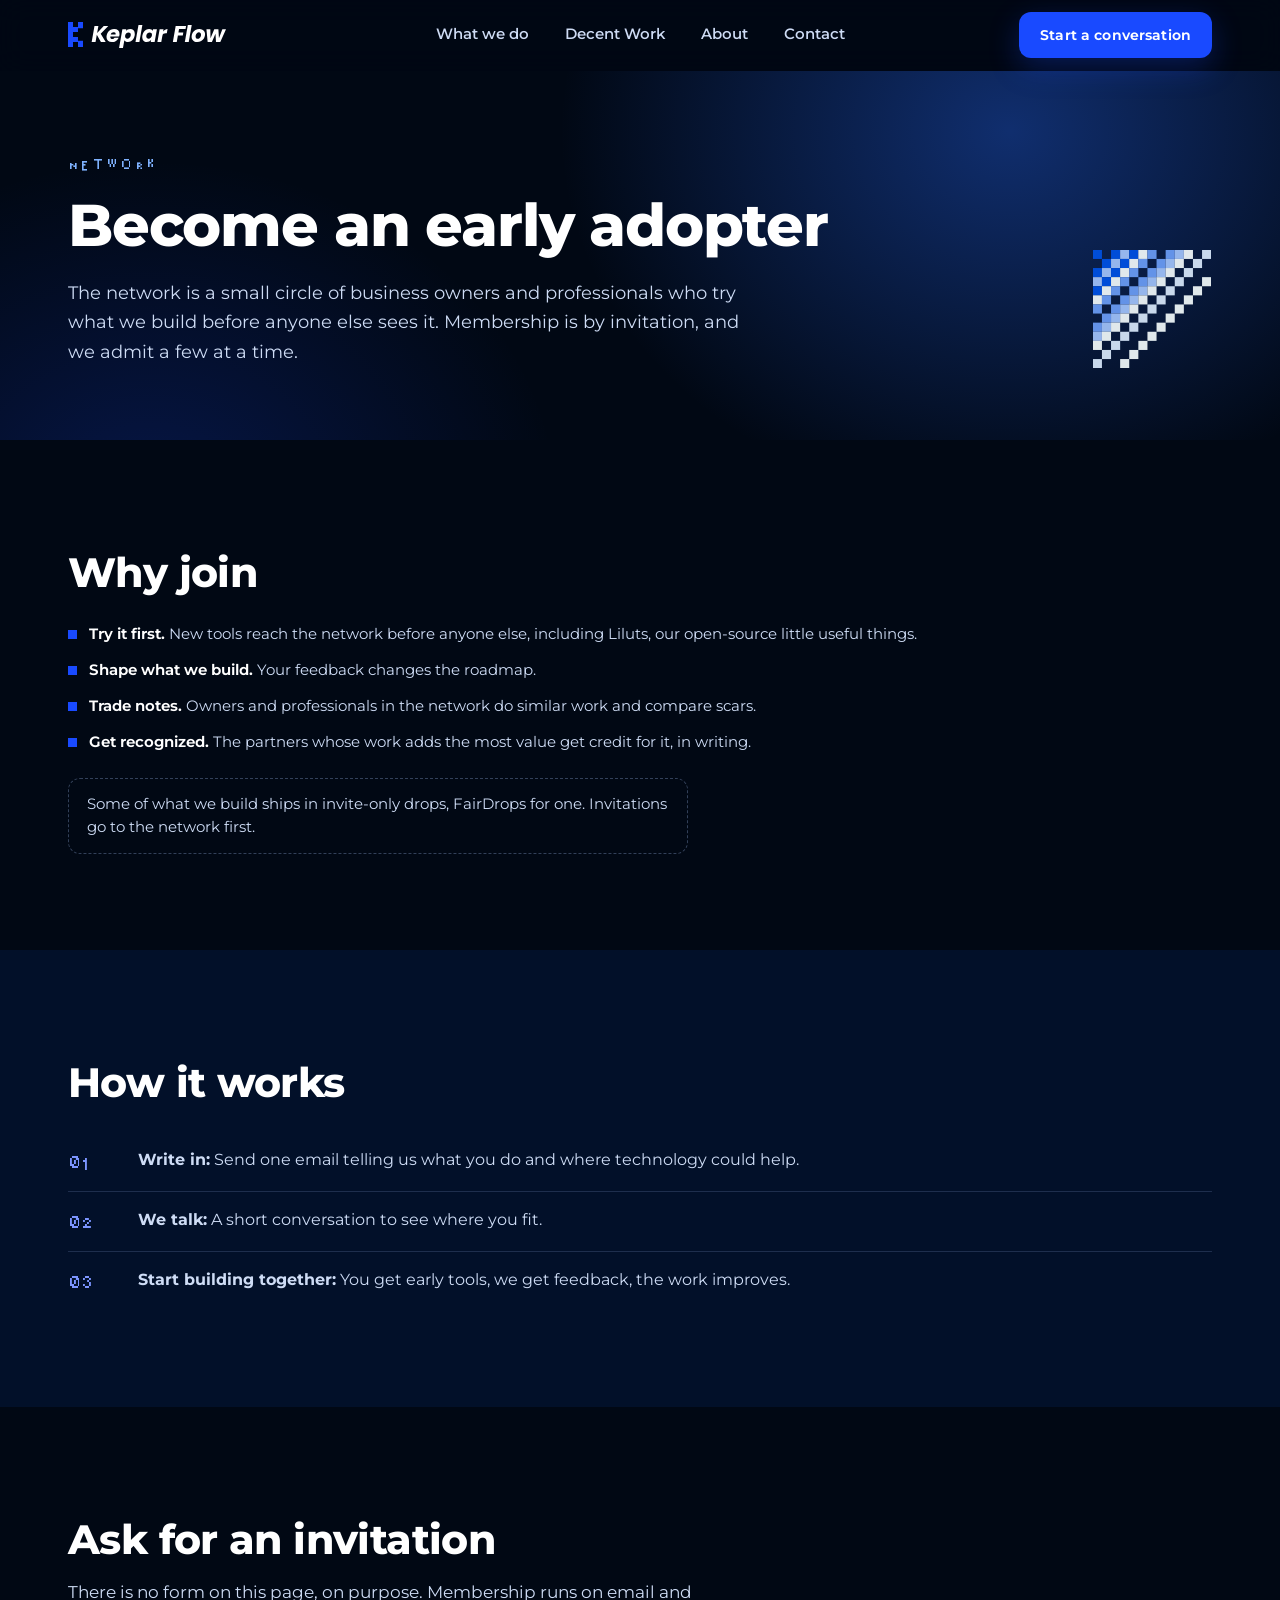
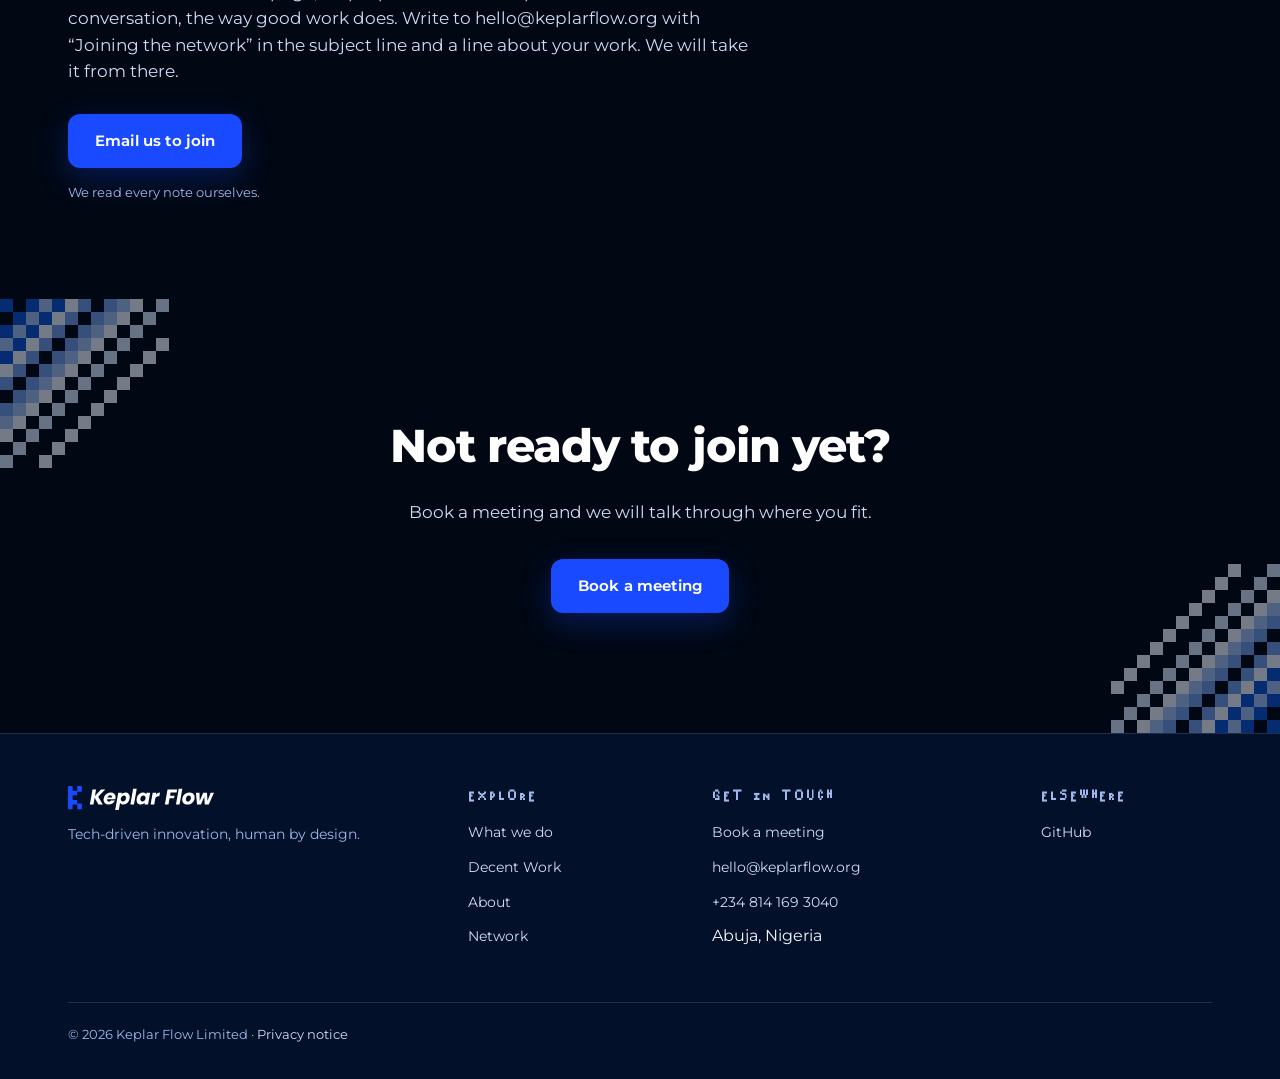
<file: docs/network/index.html>
<!doctype html>
<html lang="en">
<head>
<meta charset="utf-8">
<meta name="viewport" content="width=device-width, initial-scale=1">
<title>Join the network | Keplar Flow</title>
<meta name="description" content="Become an early adopter. A small, invite-only circle of business owners and professionals who try what we build first. It starts with one email.">
<meta name="robots" content="noindex">
<meta name="theme-color" content="#010814">
<meta property="og:type" content="website">
<meta property="og:title" content="Join the network | Keplar Flow">
<meta property="og:description" content="Become an early adopter. A small, invite-only circle of business owners and professionals who try what we build first. It starts with one email.">
<meta property="og:url" content="https://keplarflow.org/network/">
<meta property="og:image" content="https://keplarflow.org/assets/img/og-image.png">
<meta name="twitter:card" content="summary_large_image">
<link rel="icon" href="../assets/img/favicon.ico" sizes="any">
<link rel="icon" type="image/png" sizes="512x512" href="../assets/img/favicon-512.png">
<link rel="apple-touch-icon" href="../assets/img/apple-touch-icon.png">
<script>document.documentElement.classList.add('js');</script>
<link rel="stylesheet" href="../assets/css/main.css">
<link rel="canonical" href="https://keplarflow.org/network/">
</head>
<body>
<a class="skip" href="#main">Skip to main content</a>

<header class="topnav" id="topnav">
  <div class="bar">
    <a class="brand" href="../index.html" aria-label="Keplar Flow, home">
      <img src="../assets/img/logo-primary-white.svg" alt="Keplar Flow">
    </a>
    <nav class="links" id="navlinks" aria-label="Main">
      <a href="../what-we-do/">What we do</a>
      <a href="../decent-work/">Decent Work</a>
      <a href="../about/">About</a>
      <a href="../contact/">Contact</a>
    </nav>
    <div style="display:flex;gap:12px;align-items:center">
      <button class="navtoggle" id="navtoggle" aria-expanded="false" aria-controls="navlinks">Menu</button>
      <a class="btn btn-primary cta" href="mailto:hello@keplarflow.org">Start a conversation</a>
    </div>
  </div>
</header>

<main id="main">

  <!-- HERO -->
  <section class="hero slim">
    <div class="glow"></div>
    <div class="glow2"></div>
    <div class="wrap">
      <div class="cols">
        <div>
          <p class="kicker rv">Network</p>
          <h1 class="rv">Become an early adopter</h1>
          <p class="sub rv">The network is a small circle of business owners and professionals who try what we build before anyone else sees it. Membership is by invitation, and we admit a few at a time.</p>
        </div>
        <div class="art rv">
          <div class="corner" aria-hidden="true"><img src="../assets/img/flow-dither-corner.svg" alt=""></div>
        </div>
      </div>
    </div>
  </section>

  <!-- WHY JOIN -->
  <section class="sect" id="why" aria-labelledby="why-t">
    <div class="wrap">
      <h2 class="t rv" id="why-t">Why join</h2>
      <div class="ticks">
        <div class="tick"><i aria-hidden="true"></i><span><b>Try it first.</b> New tools reach the network before anyone else, including Liluts, our open-source little useful things.</span></div>
        <div class="tick"><i aria-hidden="true"></i><span><b>Shape what we build.</b> Your feedback changes the roadmap.</span></div>
        <div class="tick"><i aria-hidden="true"></i><span><b>Trade notes.</b> Owners and professionals in the network do similar work and compare scars.</span></div>
        <div class="tick"><i aria-hidden="true"></i><span><b>Get recognized.</b> The partners whose work adds the most value get credit for it, in writing.</span></div>
      </div>
      <p class="drops rv">Some of what we build ships in invite-only drops, FairDrops for one. Invitations go to the network first.</p>
    </div>
  </section>

  <!-- HOW IT WORKS -->
  <section class="sect alt" id="how" aria-labelledby="how-t">
    <div class="wrap">
      <h2 class="t rv" id="how-t">How it works</h2>
      <div class="dlist">
        <div class="d"><span>01</span> <p><b>Write in:</b> Send one email telling us what you do and where technology could help.</p></div>
        <div class="d"><span>02</span> <p><b>We talk:</b> A short conversation to see where you fit.</p></div>
        <div class="d"><span>03</span> <p><b>Start building together:</b> You get early tools, we get feedback, the work improves.</p></div>
      </div>
    </div>
  </section>

  <!-- ASK FOR AN INVITATION -->
  <section class="sect" id="join" aria-labelledby="join-t">
    <div class="wrap">
      <h2 class="t rv" id="join-t">Ask for an invitation</h2>
      <p class="lead rv">There is no form on this page, on purpose. Membership runs on email and conversation, the way good work does. Write to hello@keplarflow.org with &ldquo;Joining the network&rdquo; in the subject line and a line about your work. We will take it from there.</p>
      <div class="cta-row rv">
        <a class="btn btn-primary" href="mailto:hello@keplarflow.org?subject=Joining%20the%20network">Email us to join</a>
      </div>
      <p class="pnote">We read every note ourselves.</p>
    </div>
  </section>

  <!-- CLOSING BAND VARIANT (not ready to join) -->
  <section class="contact" aria-labelledby="close-t">
    <div class="corner-tl" aria-hidden="true"><img src="../assets/img/flow-dither-corner.svg" alt=""></div>
    <div class="corner-br" aria-hidden="true"><img src="../assets/img/flow-dither-corner.svg" alt=""></div>
    <div class="wrap">
      <h2 class="rv" id="close-t">Not ready to join yet?</h2>
      <p class="sub rv">Book a meeting and we will talk through where you fit.</p>
      <div class="actions rv">
        <a class="btn btn-primary" href="../schedule/">Book a meeting</a>
      </div>
    </div>
  </section>

</main>

<footer class="site">
  <div class="wrap">
    <div class="cols fcols">
      <div class="brand">
        <img src="../assets/img/logo-primary-white.svg" alt="Keplar Flow">
        <p class="tag">Tech-driven innovation, human by design.</p>
      </div>
      <div>
        <h4>Explore</h4>
        <ul>
          <li><a href="../what-we-do/">What we do</a></li>
          <li><a href="../decent-work/">Decent Work</a></li>
          <li><a href="../about/">About</a></li>
          <li><a href="../network/" aria-current="page">Network</a></li>
        </ul>
      </div>
      <div>
        <h4>Get in touch</h4>
        <ul>
          <li><a href="../schedule/">Book a meeting</a></li>
          <li><a href="mailto:hello@keplarflow.org">hello@keplarflow.org</a></li>
          <li><a href="tel:+2348141693040">+234 814 169 3040</a></li>
          <li>Abuja, Nigeria</li>
        </ul>
      </div>
      <div>
        <h4>Elsewhere</h4>
        <ul>
          <li><a href="https://github.com/Keplar-Flow-ltd" rel="noopener">GitHub</a></li>
        </ul>
      </div>
    </div>
    <div class="base">
      <p>&copy; 2026 Keplar Flow Limited &middot; <a href="../privacy/">Privacy notice</a></p>
    </div>
  </div>
</footer>

<script src="../assets/js/main.js"></script>
</body>
</html>
</file>
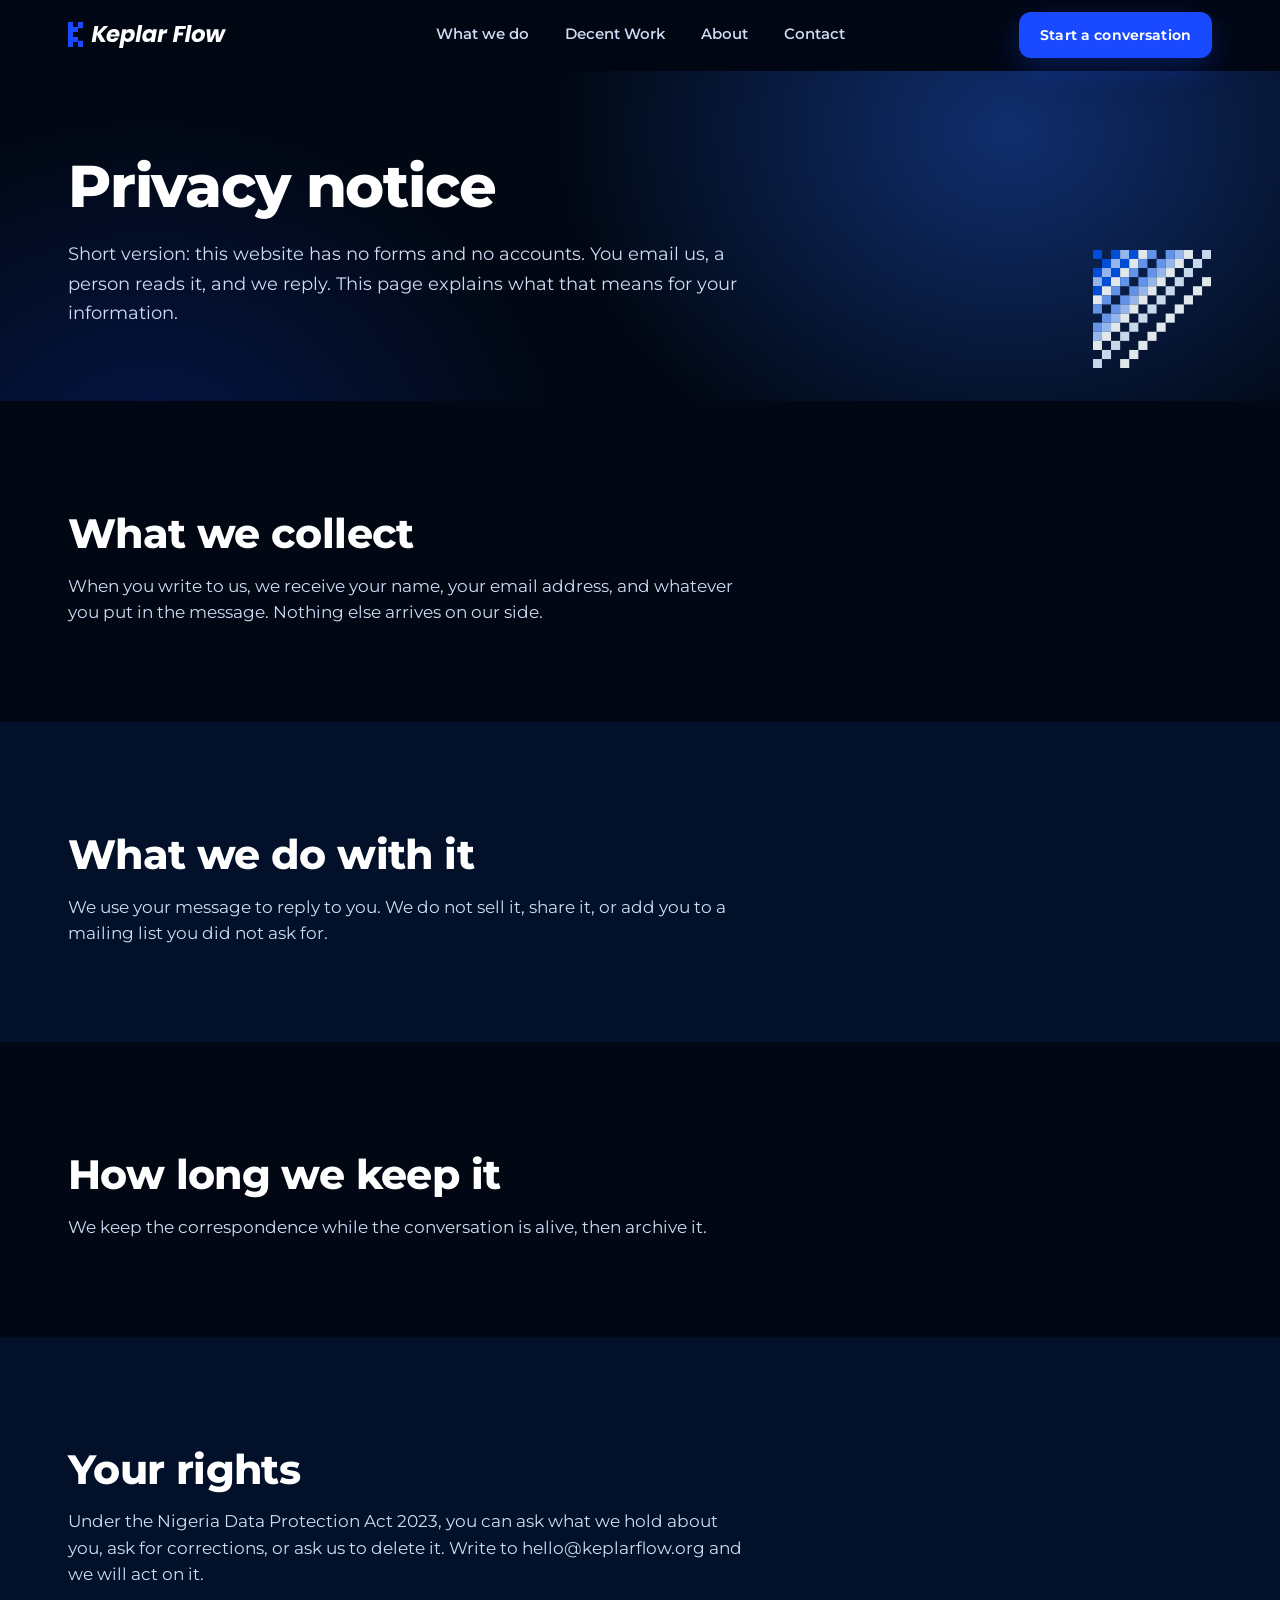
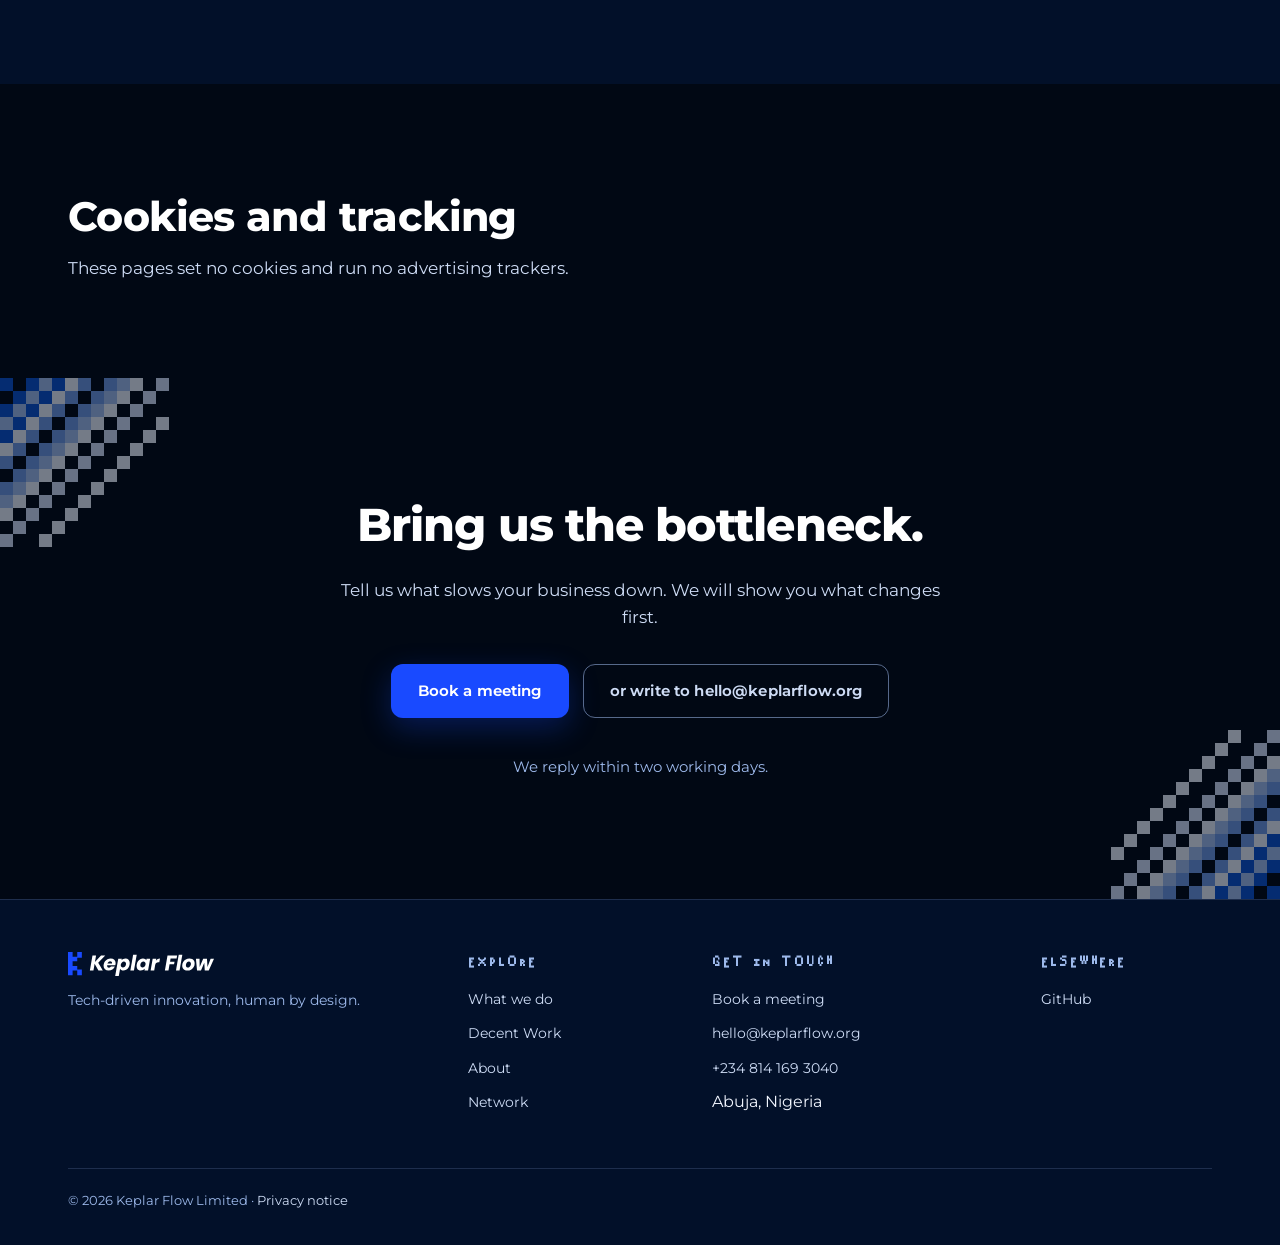
<file: docs/privacy/index.html>
<!doctype html>
<html lang="en">
<head>
<meta charset="utf-8">
<meta name="viewport" content="width=device-width, initial-scale=1">
<title>Privacy notice | Keplar Flow</title>
<meta name="description" content="What we collect when you write to us, what we do with it, and the rights you hold under the Nigeria Data Protection Act 2023.">
<meta name="theme-color" content="#010814">
<meta property="og:type" content="website">
<meta property="og:title" content="Privacy notice | Keplar Flow">
<meta property="og:description" content="What we collect when you write to us, what we do with it, and the rights you hold under the Nigeria Data Protection Act 2023.">
<meta property="og:url" content="https://keplarflow.org/privacy/">
<meta property="og:image" content="https://keplarflow.org/assets/img/og-image.png">
<meta name="twitter:card" content="summary_large_image">
<link rel="icon" href="../assets/img/favicon.ico" sizes="any">
<link rel="icon" type="image/png" sizes="512x512" href="../assets/img/favicon-512.png">
<link rel="apple-touch-icon" href="../assets/img/apple-touch-icon.png">
<script>document.documentElement.classList.add('js');</script>
<link rel="stylesheet" href="../assets/css/main.css">
<link rel="canonical" href="https://keplarflow.org/privacy/">
</head>
<body>
<a class="skip" href="#main">Skip to main content</a>

<header class="topnav" id="topnav">
  <div class="bar">
    <a class="brand" href="../index.html" aria-label="Keplar Flow, home">
      <img src="../assets/img/logo-primary-white.svg" alt="Keplar Flow">
    </a>
    <nav class="links" id="navlinks" aria-label="Main">
      <a href="../what-we-do/">What we do</a>
      <a href="../decent-work/">Decent Work</a>
      <a href="../about/">About</a>
      <a href="../contact/">Contact</a>
    </nav>
    <div style="display:flex;gap:12px;align-items:center">
      <button class="navtoggle" id="navtoggle" aria-expanded="false" aria-controls="navlinks">Menu</button>
      <a class="btn btn-primary cta" href="mailto:hello@keplarflow.org">Start a conversation</a>
    </div>
  </div>
</header>

<main id="main">

  <!-- HERO -->
  <section class="hero slim">
    <div class="glow"></div>
    <div class="glow2"></div>
    <div class="wrap">
      <div class="cols">
        <div>
          <h1 class="rv">Privacy notice</h1>
          <p class="sub rv">Short version: this website has no forms and no accounts. You email us, a person reads it, and we reply. This page explains what that means for your information.</p>
        </div>
        <div class="art rv">
          <div class="corner" aria-hidden="true"><img src="../assets/img/flow-dither-corner.svg" alt=""></div>
        </div>
      </div>
    </div>
  </section>

  <!-- WHAT WE COLLECT -->
  <section class="sect" id="collect" aria-labelledby="collect-t">
    <div class="wrap">
      <h2 class="t rv" id="collect-t">What we collect</h2>
      <p class="lead rv">When you write to us, we receive your name, your email address, and whatever you put in the message. Nothing else arrives on our side.</p>
    </div>
  </section>

  <!-- WHAT WE DO WITH IT -->
  <section class="sect alt" id="use" aria-labelledby="use-t">
    <div class="wrap">
      <h2 class="t rv" id="use-t">What we do with it</h2>
      <p class="lead rv">We use your message to reply to you. We do not sell it, share it, or add you to a mailing list you did not ask for.</p>
    </div>
  </section>

  <!-- HOW LONG WE KEEP IT -->
  <section class="sect" id="keep" aria-labelledby="keep-t">
    <div class="wrap">
      <h2 class="t rv" id="keep-t">How long we keep it</h2>
      <p class="lead rv">We keep the correspondence while the conversation is alive, then archive it.</p>
    </div>
  </section>

  <!-- YOUR RIGHTS -->
  <section class="sect alt" id="rights" aria-labelledby="rights-t">
    <div class="wrap">
      <h2 class="t rv" id="rights-t">Your rights</h2>
      <p class="lead rv">Under the Nigeria Data Protection Act 2023, you can ask what we hold about you, ask for corrections, or ask us to delete it. Write to <a href="mailto:hello@keplarflow.org">hello@keplarflow.org</a> and we will act on it.</p>
    </div>
  </section>

  <!-- COOKIES AND TRACKING -->
  <section class="sect" id="cookies" aria-labelledby="cookies-t">
    <div class="wrap">
      <h2 class="t rv" id="cookies-t">Cookies and tracking</h2>
      <p class="lead rv">These pages set no cookies and run no advertising trackers.</p>
    </div>
  </section>

  <!-- CLOSING BAND -->
  <section class="contact" aria-labelledby="close-t">
    <div class="corner-tl" aria-hidden="true"><img src="../assets/img/flow-dither-corner.svg" alt=""></div>
    <div class="corner-br" aria-hidden="true"><img src="../assets/img/flow-dither-corner.svg" alt=""></div>
    <div class="wrap">
      <h2 class="rv" id="close-t">Bring us the bottleneck.</h2>
      <p class="sub rv">Tell us what slows your business down. We will show you what changes first.</p>
      <div class="actions rv">
        <a class="btn btn-primary" href="../schedule/">Book a meeting</a>
        <a class="btn btn-ghost" href="mailto:hello@keplarflow.org">or write to hello@keplarflow.org</a>
      </div>
      <div class="lines rv">
        <span>We reply within two working days.</span>
      </div>
    </div>
  </section>

</main>

<footer class="site">
  <div class="wrap">
    <div class="cols fcols">
      <div class="brand">
        <img src="../assets/img/logo-primary-white.svg" alt="Keplar Flow">
        <p class="tag">Tech-driven innovation, human by design.</p>
      </div>
      <div>
        <h4>Explore</h4>
        <ul>
          <li><a href="../what-we-do/">What we do</a></li>
          <li><a href="../decent-work/">Decent Work</a></li>
          <li><a href="../about/">About</a></li>
          <li><a href="../network/">Network</a></li>
        </ul>
      </div>
      <div>
        <h4>Get in touch</h4>
        <ul>
          <li><a href="../schedule/">Book a meeting</a></li>
          <li><a href="mailto:hello@keplarflow.org">hello@keplarflow.org</a></li>
          <li><a href="tel:+2348141693040">+234 814 169 3040</a></li>
          <li>Abuja, Nigeria</li>
        </ul>
      </div>
      <div>
        <h4>Elsewhere</h4>
        <ul>
          <li><a href="https://github.com/Keplar-Flow-ltd" rel="noopener">GitHub</a></li>
        </ul>
      </div>
    </div>
    <div class="base">
      <p>&copy; 2026 Keplar Flow Limited &middot; <a href="../privacy/" aria-current="page">Privacy notice</a></p>
    </div>
  </div>
</footer>

<script src="../assets/js/main.js"></script>
</body>
</html>
</file>
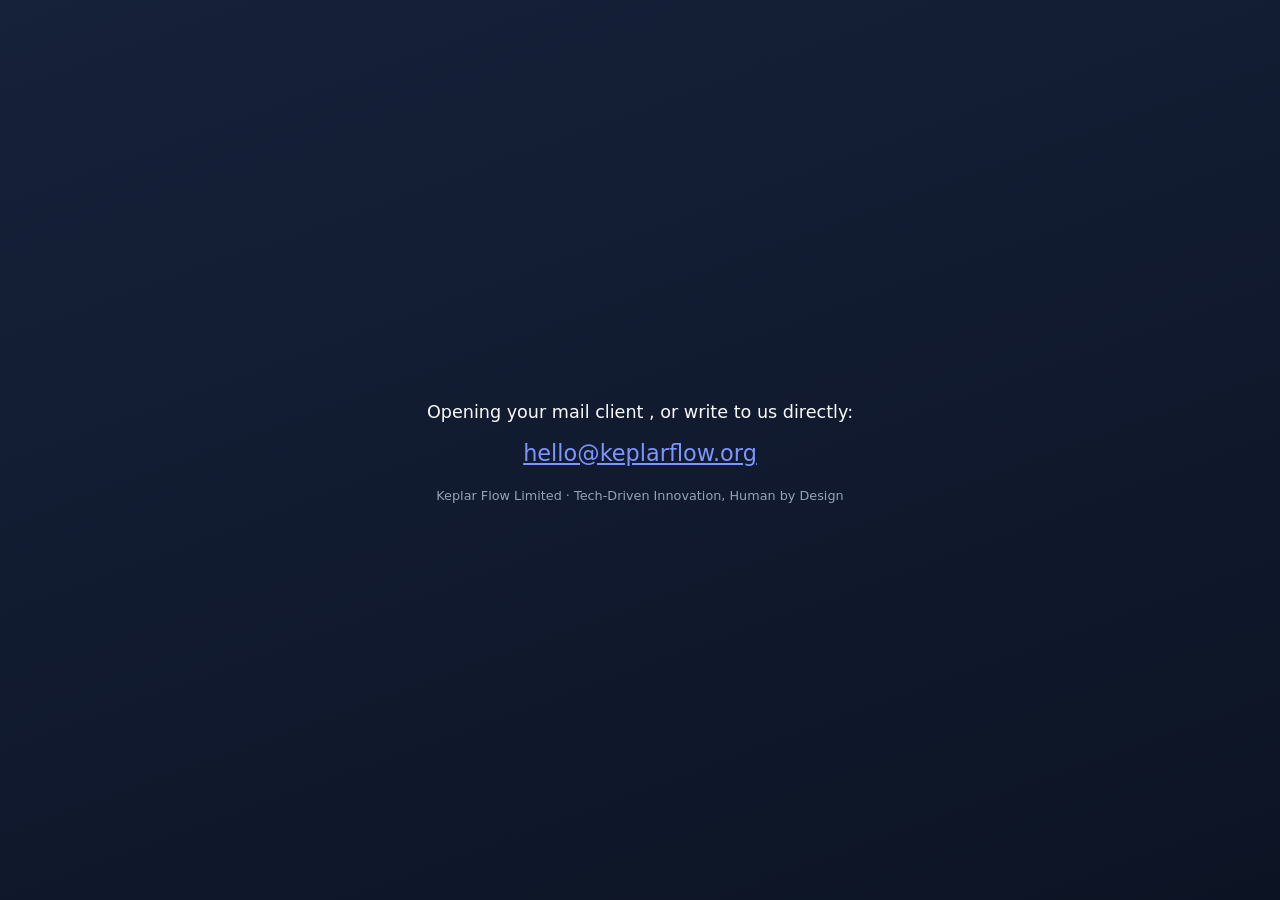
<file: docs/schedule/index.html>
<!DOCTYPE html>
<html lang="en"><head>
<meta charset="utf-8">
<meta name="viewport" content="width=device-width, initial-scale=1">
<title>Book a meeting , Keplar Flow Limited</title>
<meta http-equiv="refresh" content="0; url=mailto:hello@keplarflow.org?subject=Meeting%20request%2C%20Keplar%20Flow">
<style>body{font-family:Montserrat,system-ui,sans-serif;background:linear-gradient(160deg,#16213A,#0C1424);color:#F8FAFC;display:grid;place-items:center;min-height:100vh;margin:0;text-align:center}a{color:#7C95FF}</style></head>
<body><div><p style="font-size:1.1rem">Opening your mail client , or write to us directly:</p>
<p style="font-size:1.4rem;margin-top:12px"><a href="mailto:hello@keplarflow.org?subject=Meeting%20request%2C%20Keplar%20Flow">hello@keplarflow.org</a></p>
<p style="color:#94A3B8;margin-top:20px;font-size:.8rem">Keplar Flow Limited · Tech-Driven Innovation, Human by Design</p></div></body></html>
</file>
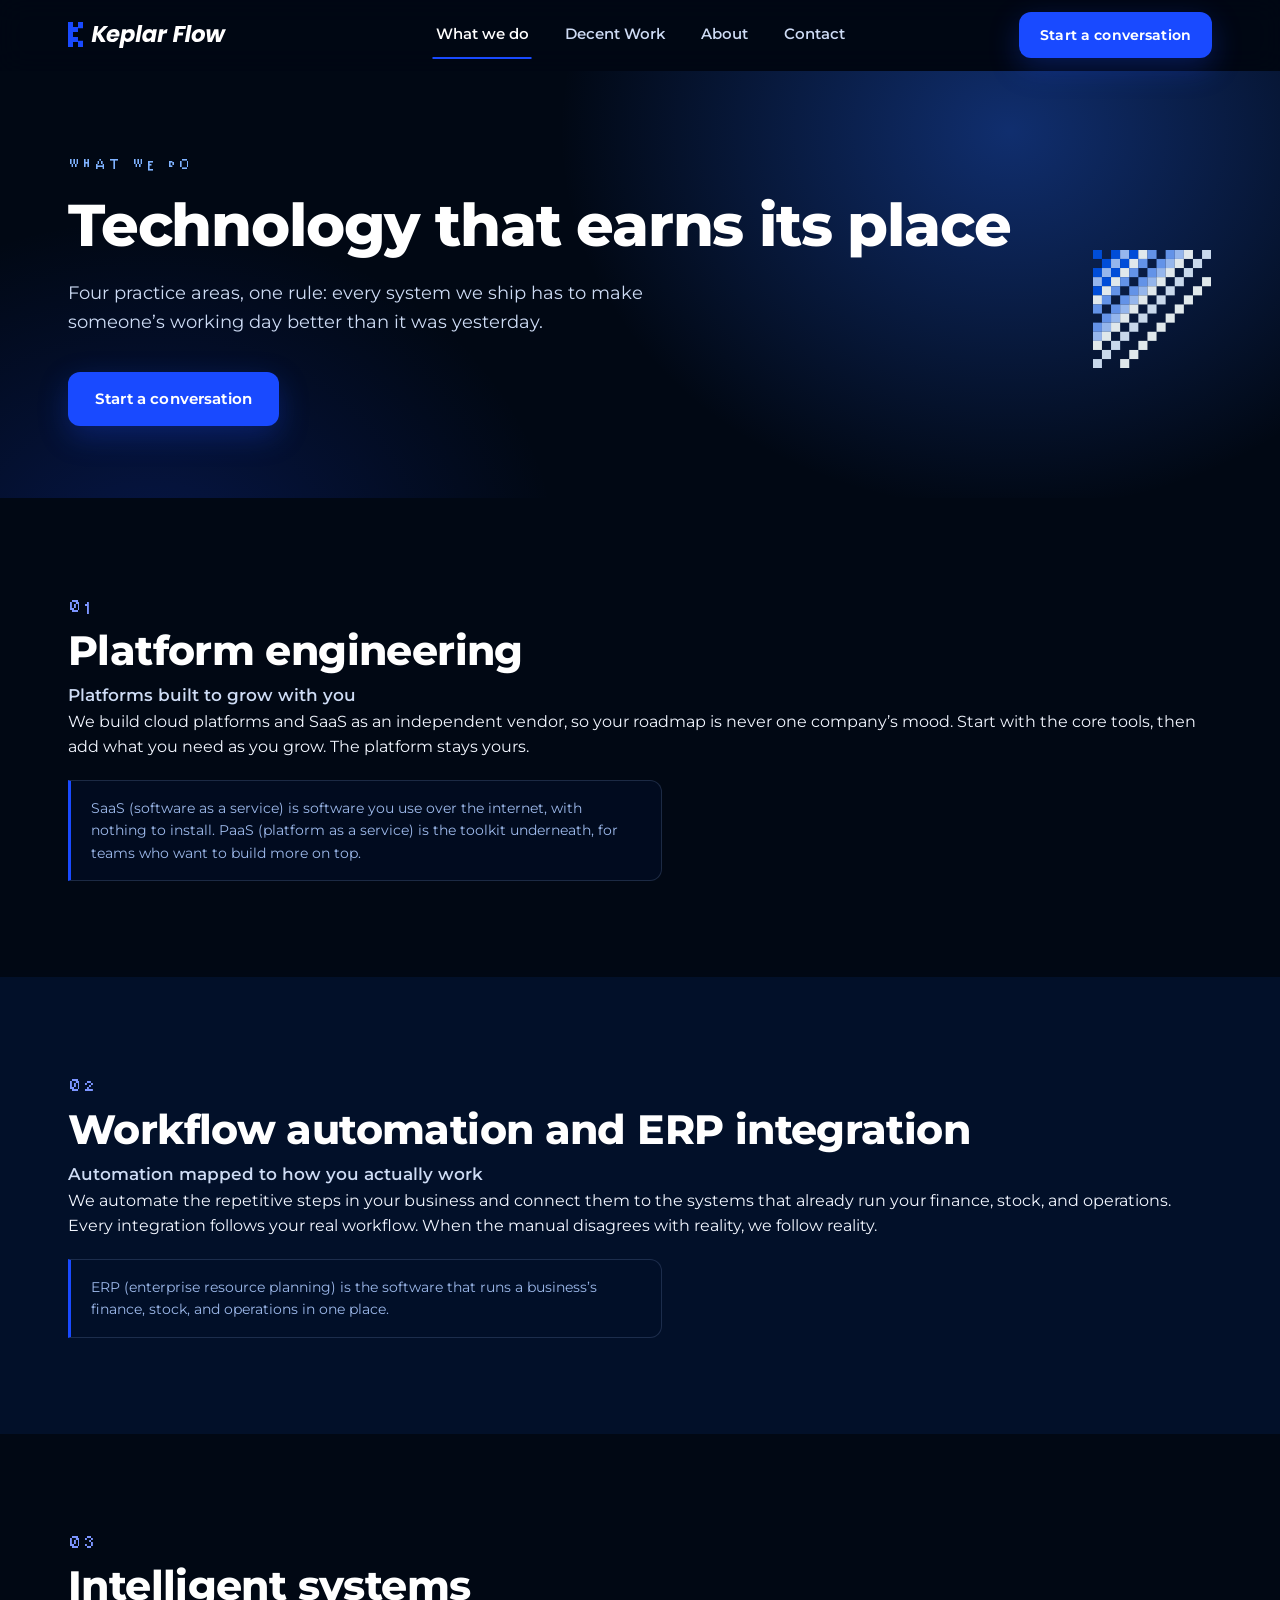
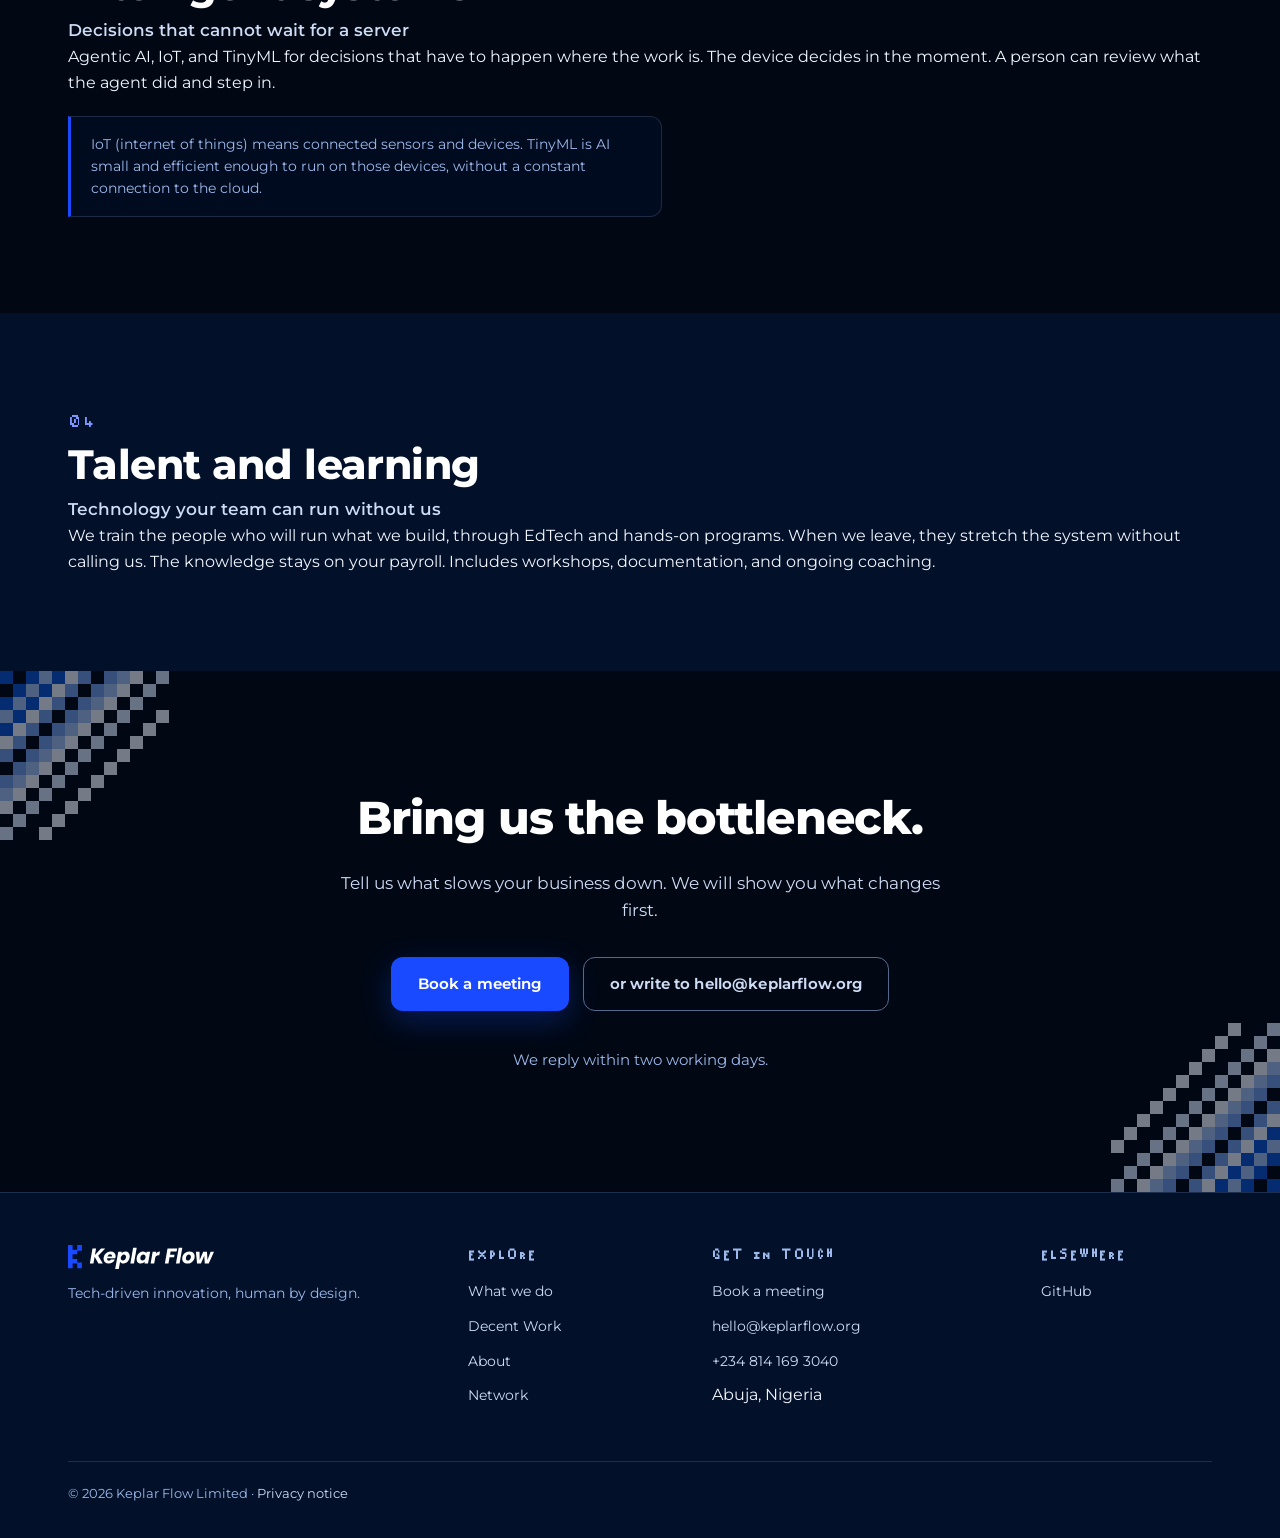
<file: docs/what-we-do/index.html>
<!doctype html>
<html lang="en">
<head>
<meta charset="utf-8">
<meta name="viewport" content="width=device-width, initial-scale=1">
<title>What we do | Keplar Flow</title>
<meta name="description" content="Software platforms, workflow automation and ERP integration, agentic AI and smart devices, and training that keeps the knowledge on your payroll.">
<meta name="theme-color" content="#010814">
<meta property="og:type" content="website">
<meta property="og:title" content="What we do | Keplar Flow">
<meta property="og:description" content="Software platforms, workflow automation and ERP integration, agentic AI and smart devices, and training that keeps the knowledge on your payroll.">
<meta property="og:url" content="https://keplarflow.org/what-we-do/">
<meta property="og:image" content="https://keplarflow.org/assets/img/og-image.png">
<meta name="twitter:card" content="summary_large_image">
<link rel="icon" href="../assets/img/favicon.ico" sizes="any">
<link rel="icon" type="image/png" sizes="512x512" href="../assets/img/favicon-512.png">
<link rel="apple-touch-icon" href="../assets/img/apple-touch-icon.png">
<script>document.documentElement.classList.add('js');</script>
<link rel="stylesheet" href="../assets/css/main.css">
<link rel="canonical" href="https://keplarflow.org/what-we-do/">
</head>
<body>
<a class="skip" href="#main">Skip to main content</a>

<header class="topnav" id="topnav">
  <div class="bar">
    <a class="brand" href="../index.html" aria-label="Keplar Flow, home">
      <img src="../assets/img/logo-primary-white.svg" alt="Keplar Flow">
    </a>
    <nav class="links" id="navlinks" aria-label="Main">
      <a href="../what-we-do/" aria-current="page">What we do</a>
      <a href="../decent-work/">Decent Work</a>
      <a href="../about/">About</a>
      <a href="../contact/">Contact</a>
    </nav>
    <div style="display:flex;gap:12px;align-items:center">
      <button class="navtoggle" id="navtoggle" aria-expanded="false" aria-controls="navlinks">Menu</button>
      <a class="btn btn-primary cta" href="mailto:hello@keplarflow.org">Start a conversation</a>
    </div>
  </div>
</header>

<main id="main">

  <!-- HERO -->
  <section class="hero slim">
    <div class="glow"></div>
    <div class="glow2"></div>
    <div class="wrap">
      <div class="cols">
        <div>
          <p class="kicker rv">What we do</p>
          <h1 class="rv">Technology that earns its place</h1>
          <p class="sub rv">Four practice areas, one rule: every system we ship has to make someone&rsquo;s working day better than it was yesterday.</p>
          <div class="actions rv">
            <a class="btn btn-primary" href="mailto:hello@keplarflow.org">Start a conversation</a>
          </div>
        </div>
        <div class="art rv">
          <div class="corner" aria-hidden="true"><img src="../assets/img/flow-dither-corner.svg" alt=""></div>
        </div>
      </div>
    </div>
  </section>

  <!-- 01 PLATFORM ENGINEERING -->
  <section class="sect" id="platform" aria-labelledby="platform-t">
    <div class="wrap">
      <span class="arean">01</span>
      <h2 class="t" id="platform-t">Platform engineering</h2>
      <p class="areasub">Platforms built to grow with you</p>
      <p class="areabody">We build cloud platforms and SaaS as an independent vendor, so your roadmap is never one company&rsquo;s mood. Start with the core tools, then add what you need as you grow. The platform stays yours.</p>
      <div class="gloss">
        <p>SaaS (software as a service) is software you use over the internet, with nothing to install. PaaS (platform as a service) is the toolkit underneath, for teams who want to build more on top.</p>
      </div>
    </div>
  </section>

  <!-- 02 WORKFLOW AUTOMATION AND ERP INTEGRATION -->
  <section class="sect alt" id="automation" aria-labelledby="automation-t">
    <div class="wrap">
      <span class="arean">02</span>
      <h2 class="t" id="automation-t">Workflow automation and ERP integration</h2>
      <p class="areasub">Automation mapped to how you actually work</p>
      <p class="areabody">We automate the repetitive steps in your business and connect them to the systems that already run your finance, stock, and operations. Every integration follows your real workflow. When the manual disagrees with reality, we follow reality.</p>
      <div class="gloss">
        <p>ERP (enterprise resource planning) is the software that runs a business&rsquo;s finance, stock, and operations in one place.</p>
      </div>
    </div>
  </section>

  <!-- 03 INTELLIGENT SYSTEMS -->
  <section class="sect" id="intelligent-systems" aria-labelledby="intelligent-t">
    <div class="wrap">
      <span class="arean">03</span>
      <h2 class="t" id="intelligent-t">Intelligent systems</h2>
      <p class="areasub">Decisions that cannot wait for a server</p>
      <p class="areabody">Agentic AI, IoT, and TinyML for decisions that have to happen where the work is. The device decides in the moment. A person can review what the agent did and step in.</p>
      <div class="gloss">
        <p>IoT (internet of things) means connected sensors and devices. TinyML is AI small and efficient enough to run on those devices, without a constant connection to the cloud.</p>
      </div>
    </div>
  </section>

  <!-- 04 TALENT AND LEARNING -->
  <section class="sect alt" id="talent" aria-labelledby="talent-t">
    <div class="wrap">
      <span class="arean">04</span>
      <h2 class="t" id="talent-t">Talent and learning</h2>
      <p class="areasub">Technology your team can run without us</p>
      <p class="areabody">We train the people who will run what we build, through EdTech and hands-on programs. When we leave, they stretch the system without calling us. The knowledge stays on your payroll. Includes workshops, documentation, and ongoing coaching.</p>
    </div>
  </section>

  <!-- CLOSING BAND -->
  <section class="contact" aria-labelledby="close-t">
    <div class="corner-tl" aria-hidden="true"><img src="../assets/img/flow-dither-corner.svg" alt=""></div>
    <div class="corner-br" aria-hidden="true"><img src="../assets/img/flow-dither-corner.svg" alt=""></div>
    <div class="wrap">
      <h2 class="rv" id="close-t">Bring us the bottleneck.</h2>
      <p class="sub rv">Tell us what slows your business down. We will show you what changes first.</p>
      <div class="actions rv">
        <a class="btn btn-primary" href="../schedule/">Book a meeting</a>
        <a class="btn btn-ghost" href="mailto:hello@keplarflow.org">or write to hello@keplarflow.org</a>
      </div>
      <div class="lines rv">
        <span>We reply within two working days.</span>
      </div>
    </div>
  </section>

</main>

<footer class="site">
  <div class="wrap">
    <div class="cols fcols">
      <div class="brand">
        <img src="../assets/img/logo-primary-white.svg" alt="Keplar Flow">
        <p class="tag">Tech-driven innovation, human by design.</p>
      </div>
      <div>
        <h4>Explore</h4>
        <ul>
          <li><a href="../what-we-do/">What we do</a></li>
          <li><a href="../decent-work/">Decent Work</a></li>
          <li><a href="../about/">About</a></li>
          <li><a href="../network/">Network</a></li>
        </ul>
      </div>
      <div>
        <h4>Get in touch</h4>
        <ul>
          <li><a href="../schedule/">Book a meeting</a></li>
          <li><a href="mailto:hello@keplarflow.org">hello@keplarflow.org</a></li>
          <li><a href="tel:+2348141693040">+234 814 169 3040</a></li>
          <li>Abuja, Nigeria</li>
        </ul>
      </div>
      <div>
        <h4>Elsewhere</h4>
        <ul>
          <li><a href="https://github.com/Keplar-Flow-ltd" rel="noopener">GitHub</a></li>
        </ul>
      </div>
    </div>
    <div class="base">
      <p>&copy; 2026 Keplar Flow Limited &middot; <a href="../privacy/">Privacy notice</a></p>
    </div>
  </div>
</footer>

<script src="../assets/js/main.js"></script>
</body>
</html>
</file>
<file: docs/assets/css/main.css>
/* ==========================================================================
   Keplar Flow website - main stylesheet
   Brand: navy atmosphere, electric blue accents, pixel-modular details.
   ========================================================================== */

@font-face { font-family:'Montserrat'; src:url('../fonts/Montserrat-VF.woff2') format('woff2-variations'); font-weight:100 900; font-style:normal; font-display:swap; }
@font-face { font-family:'Montserrat'; src:url('../fonts/Montserrat-Italic-VF.woff2') format('woff2-variations'); font-weight:100 900; font-style:italic; font-display:swap; }
@font-face { font-family:'fixelPont'; src:url('../fonts/fixelPont-regular.woff2') format('woff2'); font-display:swap; }

:root{
  --bg:#010814;
  --bg-2:#021029;
  --bg-3:#03183D;
  --surface:#042052;
  --ink:#F2F6FF;
  --ink-soft:#CEDCF5;
  --muted:#9DB9EB;
  --line:rgba(157,185,235,.18);
  --line-strong:rgba(157,185,235,.32);
  --accent:#194AFF;
  --accent-lite:#7FB2FF;
  --accent-soft:#0950CD;
  --accent-glow:rgba(25,74,255,.35);
  --f:'Montserrat','Segoe UI',Arial,sans-serif;
  --pix:'fixelPont','Courier New',monospace;
  --wrap:1200px;
  --radius:18px;
  --ease:cubic-bezier(.16,1,.3,1);
}

*{box-sizing:border-box;margin:0;padding:0;-webkit-print-color-adjust:exact;print-color-adjust:exact}
html{scroll-behavior:smooth}
@media (prefers-reduced-motion: reduce){ html{scroll-behavior:auto} }
body{
  font-family:var(--f);
  background:var(--bg);
  color:var(--ink);
  line-height:1.6;
  -webkit-font-smoothing:antialiased;
}
img{max-width:100%;height:auto;display:block}
a{color:var(--ink-soft);text-decoration:none}
a:hover{color:#fff}
:focus-visible{outline:2px solid var(--accent);outline-offset:3px;border-radius:4px}
::selection{background:var(--accent);color:#fff}

.wrap{max-width:var(--wrap);margin:0 auto;padding:0 28px}
.skip{position:absolute;left:-9999px;top:0;background:var(--accent);color:#fff;padding:10px 16px;z-index:200;border-radius:0 0 8px 0}
.skip:focus{left:0}

/* --- buttons ------------------------------------------------------------ */
.btn{
  display:inline-flex;align-items:center;justify-content:center;gap:10px;
  font-family:var(--f);font-size:15px;font-weight:650;letter-spacing:.01em;
  padding:14px 26px;border-radius:12px;border:1px solid transparent;
  cursor:pointer;transition:transform .18s var(--ease), box-shadow .18s var(--ease), background .18s ease, border-color .18s ease, color .18s ease;
}
.btn:active{transform:translateY(1px)}
.btn-primary{background:var(--accent);color:#fff;box-shadow:0 10px 30px rgba(25,74,255,.28)}
.btn-primary:hover{background:#0F3FE8;color:#fff;box-shadow:0 14px 40px rgba(25,74,255,.4)}
.btn-ghost{border-color:var(--line-strong);color:var(--ink-soft);background:transparent}
.btn-ghost:hover{border-color:var(--muted);color:#fff;background:rgba(157,185,235,.08)}
.btn[aria-disabled="true"],.btn:disabled{opacity:.45;cursor:not-allowed;pointer-events:none}

/* --- top navigation ------------------------------------------------------ */
.topnav{
  position:sticky;top:0;z-index:100;
  background:rgba(1,8,20,.72);backdrop-filter:blur(14px);-webkit-backdrop-filter:blur(14px);
  border-bottom:1px solid transparent;transition:border-color .25s ease, background .25s ease;
}
.topnav.scrolled{border-bottom-color:var(--line);background:rgba(1,8,20,.9)}
.topnav .bar{max-width:var(--wrap);margin:0 auto;padding:0 28px;height:70px;display:flex;align-items:center;justify-content:space-between;gap:24px}
.topnav .brand img{height:26px;width:auto}
.topnav .links{display:flex;gap:30px;align-items:center}
.topnav .links a{font-size:14.5px;font-weight:560;color:var(--ink-soft);position:relative;padding:6px 0}
.topnav .links a::after{content:'';position:absolute;left:0;right:100%;bottom:0;height:2px;background:var(--accent);transition:right .25s var(--ease)}
.topnav .links a:hover{color:#fff}
.topnav .links a:hover::after{right:0}
.topnav .cta{font-size:14px;padding:11px 20px}
.navtoggle{display:none;background:none;border:1px solid var(--line-strong);color:var(--ink-soft);font-family:var(--f);font-size:14px;font-weight:600;border-radius:10px;padding:9px 14px;cursor:pointer}
.navtoggle:hover{color:#fff;border-color:var(--muted)}

/* --- hero ---------------------------------------------------------------- */
.hero{position:relative;overflow:hidden;padding:84px 0 72px}
.hero .glow{position:absolute;top:-320px;right:-180px;width:900px;height:760px;border-radius:50%;background:radial-gradient(closest-side, rgba(37,99,235,.42), rgba(37,99,235,0));pointer-events:none}
.hero .glow2{position:absolute;bottom:-420px;left:-260px;width:820px;height:700px;border-radius:50%;background:radial-gradient(closest-side, rgba(25,74,255,.22), rgba(25,74,255,0));pointer-events:none}
.hero .cols{position:relative;display:grid;grid-template-columns:1.12fr .88fr;gap:64px;align-items:center}
.hero h1{font-size:clamp(38px, 4.6vw, 62px);font-weight:780;letter-spacing:-.02em;line-height:1.07;color:#fff}
.hero h1 em{font-style:italic;color:#7FB2FF}
.hero .sub{margin-top:22px;font-size:18px;line-height:1.65;color:var(--ink-soft);max-width:56ch}
.hero .actions{margin-top:34px;display:flex;gap:14px;flex-wrap:wrap}
.hero .art{position:relative;max-width:470px;width:100%;justify-self:end}
.hero .art .frame{position:relative;border-radius:22px;overflow:hidden;border:1px solid var(--line-strong);box-shadow:0 30px 80px rgba(0,0,0,.5)}
.hero .art img{width:100%;aspect-ratio:1/1;object-fit:cover;transform:scale(1.02);filter:saturate(1.08) contrast(1.04) brightness(1.06)}
.hero .art .corner{position:absolute;top:26px;left:26px;width:116px;height:116px;opacity:.9;pointer-events:none;z-index:2}
.hero .art .corner svg{width:100%;height:100%;display:block}
.hero .meta{margin-top:18px;font-family:var(--pix);font-size:13px;letter-spacing:.14em;color:var(--muted);text-transform:uppercase}

/* --- marquee -------------------------------------------------------------- */
.strip{border-top:1px solid var(--line);border-bottom:1px solid var(--line);overflow:hidden;background:var(--bg-2)}
.strip .track{display:flex;gap:48px;padding:16px 0;white-space:nowrap;width:max-content;animation:slide 46s linear infinite}
.strip:hover .track{animation-play-state:paused}
.strip span{font-family:var(--f);font-size:13.5px;font-weight:640;letter-spacing:.18em;color:var(--ink-soft);text-transform:uppercase}
.strip b{color:var(--accent)}
@keyframes slide{from{transform:translateX(0)}to{transform:translateX(-50%)}}
@media (prefers-reduced-motion: reduce){ .strip .track{animation:none} }

/* --- sections base -------------------------------------------------------- */
section{position:relative}
.sect{padding:96px 0}
.sect.alt{background:var(--bg-2)}
.kicker{font-family:var(--pix);font-size:13px;letter-spacing:.18em;color:var(--accent-lite);text-transform:uppercase}
h2.t{font-size:clamp(28px, 3.2vw, 42px);font-weight:760;letter-spacing:-.015em;color:#fff;line-height:1.12;margin-top:14px}
.lead{margin-top:16px;font-size:16.5px;color:var(--ink-soft);max-width:62ch}

/* --- what we do rows ------------------------------------------------------- */
.rows{margin-top:44px;border-top:1px solid var(--line)}
.row{
  display:grid;grid-template-columns:86px 1fr minmax(240px, 420px);gap:28px;align-items:start;
  padding:30px 10px;border-bottom:1px solid var(--line);border-radius:12px;
  transition:background .2s ease, padding-left .25s var(--ease);
}
.row:hover{background:rgba(25,74,255,.07);padding-left:22px}
.row .n{font-family:var(--pix);font-size:16px;color:var(--accent);padding-top:6px}
.row h3{font-size:23px;font-weight:700;color:#fff;letter-spacing:-.01em}
.row p{font-size:15.5px;color:var(--muted);max-width:46ch}
.row .tag{justify-self:end;font-size:12.5px;color:var(--muted);border:1px solid var(--line);padding:6px 12px;border-radius:999px;align-self:center}

/* --- human by design -------------------------------------------------------- */
.split{display:grid;grid-template-columns:1.02fr .98fr;gap:70px;align-items:center}
.split .media{position:relative;border-radius:22px;overflow:hidden;border:1px solid var(--line-strong)}
.split .media img{width:100%;aspect-ratio:4/3.1;object-fit:cover}
.split .media .corner{position:absolute;bottom:14px;right:14px;width:118px;height:118px;opacity:.8;pointer-events:none;transform:rotate(180deg)}
.split .media .corner svg{width:100%;height:100%;display:block}
.ticks{margin-top:26px;display:flex;flex-direction:column;gap:12px}
.tick{display:flex;gap:12px;align-items:baseline;font-size:15px;color:var(--ink-soft)}
.tick i{width:9px;height:9px;background:var(--accent);flex:none;margin-top:7px;display:block}
.tick b{color:#fff;font-weight:650}

/* --- decent work ----------------------------------------------------------- */
.decent{display:grid;grid-template-columns:1.08fr .92fr;gap:60px;align-items:start}
.dlist{margin-top:26px;display:flex;flex-direction:column}
.dlist .d{display:grid;grid-template-columns:54px 1fr;gap:16px;padding:16px 0;border-bottom:1px solid var(--line);font-size:15.5px;color:var(--ink-soft)}
.dlist .d:last-child{border-bottom:0}
.dlist .d span{font-family:var(--pix);color:var(--accent);font-size:15px;padding-top:3px}
.memo{
  border:1px solid var(--line-strong);border-radius:var(--radius);padding:34px 32px;
  background:linear-gradient(150deg, rgba(25,74,255,.16), rgba(25,74,255,.03) 55%), var(--bg-3);
  box-shadow:0 24px 70px rgba(0,0,0,.4);
}
.memo .pk{font-family:var(--pix);font-size:12.5px;letter-spacing:.16em;color:var(--muted);text-transform:uppercase}
.memo h3{margin-top:12px;font-size:24px;font-weight:740;color:#fff;line-height:1.2}
.memo p{margin-top:12px;font-size:14.5px;color:var(--ink-soft)}
.memo .btn{margin-top:22px;width:100%}
.memo .note{margin-top:12px;font-size:12.5px;color:var(--muted)}

/* --- community -------------------------------------------------------------- */
.community{display:grid;grid-template-columns:1.05fr .95fr;gap:60px;align-items:center}
.actions-col{display:flex;flex-direction:column;gap:14px}
.actions-col .btn{width:100%}
.actions-col .soon{display:flex;align-items:center;justify-content:space-between;gap:14px;border:1px dashed var(--line-strong);border-radius:12px;padding:15px 22px;color:var(--muted);font-size:14.5px}
.actions-col .soon b{font-size:12px;font-weight:650;letter-spacing:.06em;color:var(--ink-soft);text-transform:uppercase}

/* --- contact ----------------------------------------------------------------- */
.contact{text-align:center;position:relative;overflow:hidden;padding:110px 0 120px}
.contact .corner-tl,.contact .corner-br{position:absolute;width:200px;height:200px;opacity:.5;pointer-events:none}
.contact .corner-tl{top:0;left:0}
.contact .corner-br{bottom:0;right:0;transform:rotate(180deg)}
.contact .corner-tl svg,.contact .corner-br svg{width:100%;height:100%;display:block}
.contact h2{font-size:clamp(30px, 3.6vw, 46px);font-weight:780;letter-spacing:-.02em;color:#fff}
.contact .sub{margin-top:16px;color:var(--ink-soft);font-size:16.5px;max-width:56ch;margin-left:auto;margin-right:auto}
.contact .actions{margin-top:34px;display:flex;gap:14px;justify-content:center;flex-wrap:wrap}
.contact .lines{margin-top:38px;display:flex;gap:36px;justify-content:center;flex-wrap:wrap;color:var(--muted);font-size:14.5px}
.contact .lines a{color:var(--ink-soft);border-bottom:1px solid var(--line-strong);padding-bottom:2px}
.contact .lines a:hover{color:#fff;border-color:var(--muted)}

/* --- footer ------------------------------------------------------------------ */
footer.site{border-top:1px solid var(--line);background:var(--bg-2);padding:52px 0 34px}
footer.site .cols{display:grid;grid-template-columns:1.2fr .8fr 1fr;gap:44px;align-items:start}
footer.site .brand img{height:24px}
footer.site .tag{margin-top:14px;font-size:13.5px;color:var(--muted);max-width:36ch}
footer.site h4{font-family:var(--pix);font-size:12px;letter-spacing:.16em;color:var(--muted);text-transform:uppercase;margin-bottom:14px}
footer.site ul{list-style:none}
footer.site li{margin:9px 0}
footer.site li a{font-size:14px;color:var(--ink-soft)}
footer.site li a:hover{color:#fff}
footer.site .base{margin-top:44px;padding-top:22px;border-top:1px solid var(--line);display:flex;justify-content:space-between;gap:18px;flex-wrap:wrap;font-size:12.5px;color:var(--muted)}

/* --- reveal on scroll (only when JS is active) ---------------------------------- */
.rv{opacity:1}
.js .rv{opacity:0;transform:translateY(22px);transition:opacity .7s var(--ease), transform .7s var(--ease)}
.js .rv.in{opacity:1;transform:none}
@media (prefers-reduced-motion: reduce){ .js .rv{opacity:1;transform:none;transition:none} }

/* --- responsive ------------------------------------------------------------------- */
@media (max-width:1060px){
  .hero .cols{grid-template-columns:1fr;gap:44px}
  .hero .art{max-width:560px}
  .split{grid-template-columns:1fr;gap:40px}
  .decent{grid-template-columns:1fr;gap:40px}
  .community{grid-template-columns:1fr;gap:36px}
  .row{grid-template-columns:64px 1fr;gap:18px}
  .row .tag{display:none}
}
@media (min-width:861px){
  .topnav .bar{position:relative}
  .topnav .links{position:absolute;left:50%;transform:translateX(-50%)}
}
@media (max-width:860px){
  .topnav .links{display:none}
  .topnav.open .links{display:flex;position:absolute;top:70px;left:0;right:0;flex-direction:column;align-items:flex-start;gap:6px;background:rgba(1,8,20,.97);border-bottom:1px solid var(--line);padding:18px 28px 24px}
  .topnav .links a{padding:10px 0;font-size:16px}
  .navtoggle{display:inline-block}
  .sect{padding:70px 0}
  footer.site .cols{grid-template-columns:1fr;gap:30px}
}
@media (max-width:640px){
  .wrap{padding:0 20px}
  .hero{padding:56px 0 54px}
  .hero .actions .btn{width:100%}
  .memo{padding:26px 22px}
  .contact{padding:80px 0 90px}
}

/* word-label variant of the dlist (who we are / selected work) */
.dlist.words .d{grid-template-columns:auto 1fr}
.dlist.words .d span{font-family:var(--sans);font-weight:700;font-size:11px;letter-spacing:.14em;text-transform:uppercase;color:var(--muted);padding-top:5px;white-space:nowrap}

/* ==========================================================================
   Multi-page extensions (what-we-do, network, decent-work, about, contact,
   privacy, 404). Extends the v4 system above; no tokens forked.
   ========================================================================== */
:root{--sans:'Montserrat','Segoe UI',Arial,sans-serif;--accent-text:#7C95FF}

/* 44px minimum hit targets on nav links, menu toggle, and buttons */
.topnav .links a{padding:12px 3px}
.navtoggle,.btn{min-height:44px}
@media (max-width:640px){.topnav .cta{display:none}}

/* active page indicator in the nav */
.topnav .links a[aria-current="page"]{color:#fff}
.topnav .links a[aria-current="page"]::after{right:0}

/* anchor landing offset under the sticky nav */
section[id]{scroll-margin-top:92px}

/* hero eyebrow + note under the actions */
.hero .kicker{margin-bottom:18px}
.hero .note{margin-top:16px;font-size:13.5px;color:var(--muted)}

/* slim hero variant (subpages: motif only, no photography) */
.hero.slim .cols{grid-template-columns:1fr}
.hero.slim .art{position:absolute;top:70px;right:28px;width:116px;height:116px;max-width:none}
@media (max-width:1060px){.hero.slim .art{display:none}}

/* standalone button row inside a plain section */
.cta-row{margin-top:30px;display:flex;gap:14px;flex-wrap:wrap}

/* labels strip: static single-copy list (no marquee, nothing duplicated;
   nothing to pause, satisfies prefers-reduced-motion trivially) */
.strip ul{display:flex;flex-wrap:wrap;justify-content:center;gap:8px 26px;list-style:none;padding:16px 0;margin:0}
.strip li{display:flex;align-items:center;gap:26px;font-family:var(--f);font-size:13.5px;font-weight:640;letter-spacing:.18em;color:var(--ink-soft);text-transform:uppercase}
.strip li .sq{color:var(--accent);font-size:10px;line-height:1}

/* WCAG lift: #194AFF as small text on navy fails 4.5:1; lifted to #7C95FF */
.row .n,.dlist .d span{color:var(--accent-text)}

/* ghost button border lifted to >=3:1 non-text contrast */
.btn-ghost{border-color:rgba(157,185,235,.55)}

/* what-we-do practice sections */
.arean{font-family:var(--pix);font-size:15px;color:var(--accent-text);letter-spacing:.1em}
.arean + .t{margin-top:8px}
.areasub{margin-top:8px;font-size:17px;font-weight:560;color:var(--ink-soft)}
.gloss{margin-top:20px;max-width:66ch;border:1px solid var(--line);border-left:3px solid var(--accent);border-radius:0 12px 12px 0;padding:16px 20px;font-size:14px;color:var(--muted);background:rgba(2,16,41,.55)}

/* expandable explainer (native details, no JS) */
.whatis{margin-top:28px;max-width:66ch;border:1px solid var(--line-strong);border-radius:12px;background:rgba(2,16,41,.5)}
.whatis summary{display:flex;align-items:center;min-height:44px;padding:12px 20px;font-weight:650;color:#fff;cursor:pointer}
.whatis summary:hover{background:rgba(157,185,235,.06)}
.whatis[open] summary{border-bottom:1px solid var(--line)}
.whatis .body{padding:16px 20px;font-size:15px;color:var(--ink-soft)}

/* "more" links under card rows / teasers */
.more{margin-top:28px}
.more a{display:inline-block;color:var(--ink-soft);border-bottom:1px solid var(--line-strong);padding-bottom:3px}
.more a:hover{color:#fff;border-color:var(--muted)}

/* community chat block, sentence-case value variant */
.soon.chat{align-items:center}
.soon.chat b{text-transform:none;letter-spacing:0;font-size:14px;font-weight:560}
.soon.chat a{color:var(--ink-soft)}
.soon.chat a:hover{color:#fff}

/* network: gated-drops note + small note under an action */
.drops{margin-top:24px;max-width:62ch;border:1px dashed var(--line-strong);border-radius:12px;padding:14px 18px;font-size:14.5px;color:var(--ink-soft)}
.pnote{margin-top:14px;font-size:13px;color:var(--muted)}

/* founder quote */
.founder{border-left:3px solid var(--accent);padding:4px 0 4px 26px}
.founder p{font-size:19px;line-height:1.55;color:#fff;font-weight:560;max-width:60ch}
.founder figcaption{margin-top:12px;font-family:var(--pix);font-size:13.5px;color:var(--muted)}

/* statement sub-heading inside a section */
.sect h3.statement{font-size:20px;font-weight:700;color:#fff;line-height:1.3;max-width:60ch}

/* four-column footer */
footer.site .cols.fcols{grid-template-columns:1.25fr .7fr 1fr .6fr}
footer.site .base a{color:var(--ink-soft)}
footer.site .base a:hover{color:#fff}
@media (max-width:1060px){footer.site .cols.fcols{grid-template-columns:1fr 1fr;gap:30px}}
@media (max-width:640px){footer.site .cols.fcols{grid-template-columns:1fr;gap:26px}}

/* 404 */
.lost{position:relative;overflow:hidden;min-height:62vh;display:grid;place-items:center;text-align:center;padding:90px 0}
.lost .corner-tl,.lost .corner-br{position:absolute;width:200px;height:200px;opacity:.5;pointer-events:none}
.lost .corner-tl{top:0;left:0}
.lost .corner-br{bottom:0;right:0;transform:rotate(180deg)}
.lost .corner-tl svg,.lost .corner-br svg{width:100%;height:100%;display:block}
.lost h1{font-size:clamp(34px,4.2vw,54px);font-weight:780;letter-spacing:-.02em;line-height:1.08;color:#fff}
.lost .sub{margin-top:18px;font-size:17px;color:var(--ink-soft)}
.lost .actions{margin-top:32px;display:flex;gap:14px;justify-content:center;flex-wrap:wrap}
</file>
